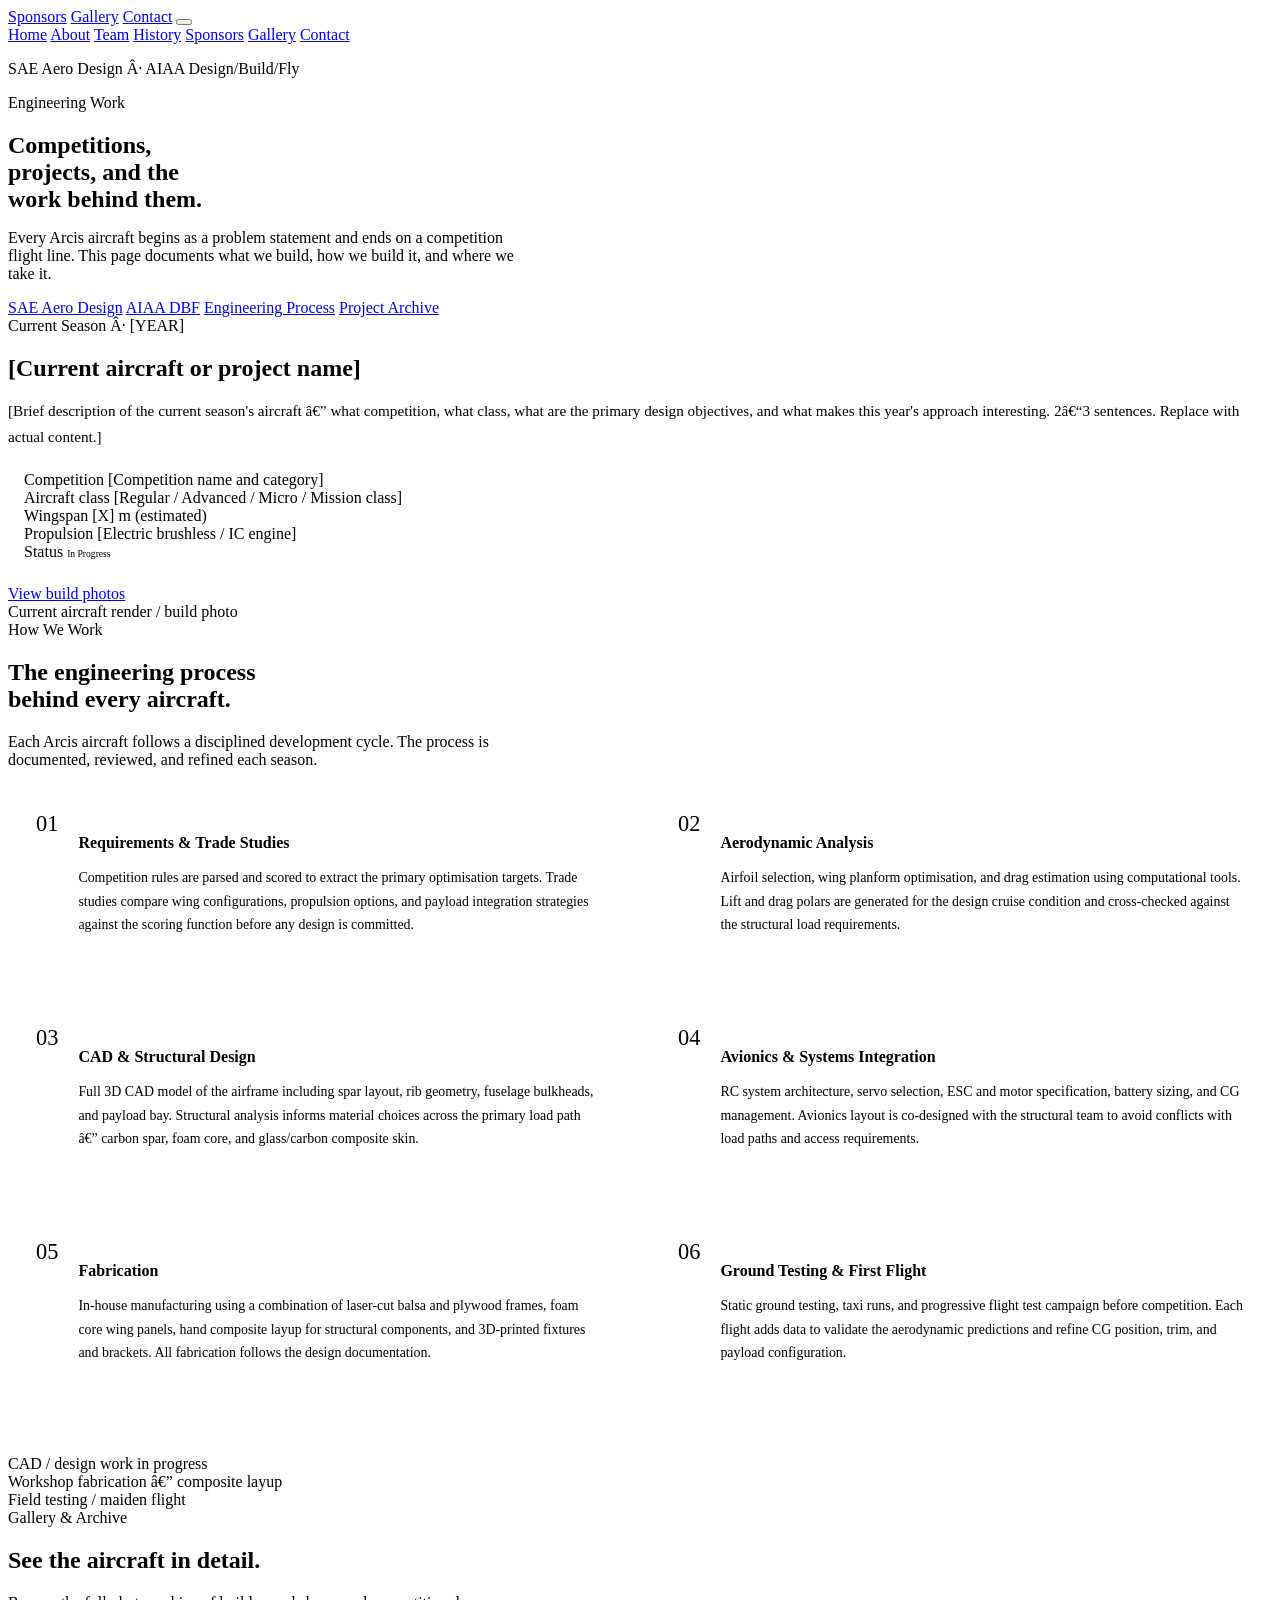
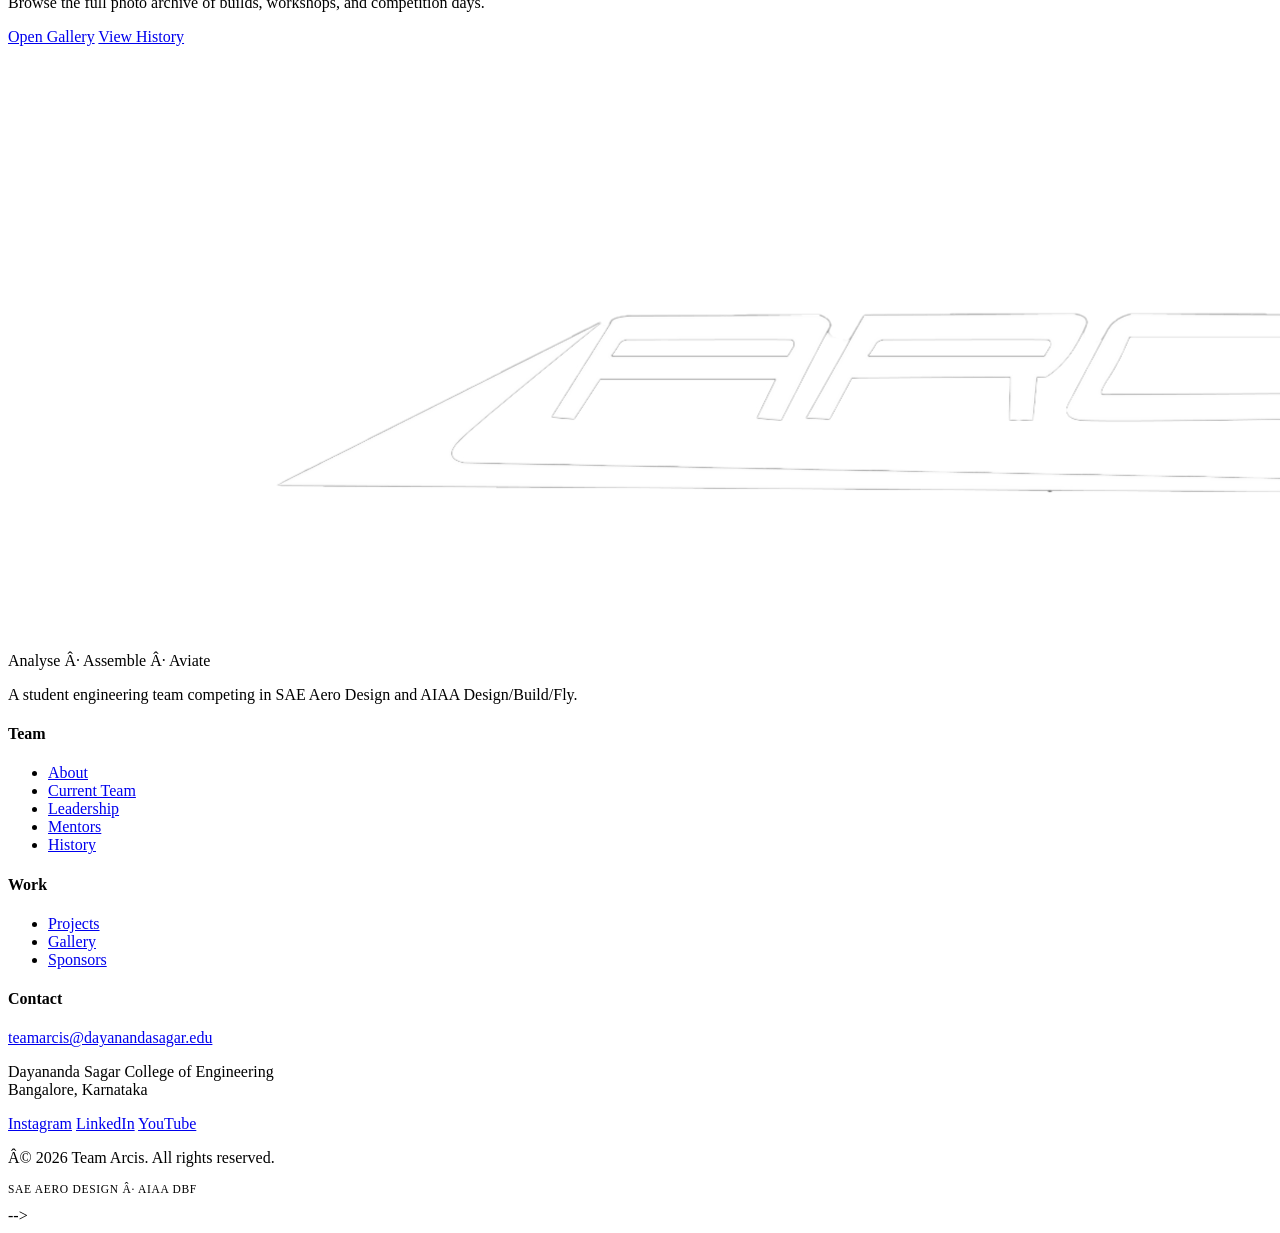
<file: competitions.html>
<!-- <!DOCTYPE html>
<html lang="en">
<head>
  <meta charset="UTF-8">
  <meta name="viewport" content="width=device-width, initial-scale=1.0">
  <title>Team Arcis</title>
  <link rel="stylesheet" href="assets/css/main.css">
  <link rel="icon" href="assets/images/arcis black circle.png" type="image/png">
</head>
<body>

<nav class="nav" id="nav">
  <div class="nav-inner">
    <a href="index.html" class="nav-logo">
      <img src="assets/images/logo-white.png" alt="Team Arcis" class="nav-logo-img"
           onerror="this.style.display='none';this.nextElementSibling.style.display='block'">
      <span class="nav-logo-fallback" style="display:none">ARCIS</span>
    </a>
    <div class="nav-links">
      <a href="index.html"        class="nav-link">Home</a>
      <a href="about.html"        class="nav-link">About</a>
      <a href="team.html"         class="nav-link">Team</a>
      <a href="history.html"      class="nav-link">History</a>
      <!-- <a href="competitions.html" class="nav-link">Competitions</a> -->
      <a href="sponsors.html"     class="nav-link">Sponsors</a>
      <a href="gallery.html"      class="nav-link">Gallery</a>
      <a href="contact.html"      class="nav-link">Contact</a>
    </div>
    <button class="nav-hamburger" id="navHamburger" aria-label="Open menu">
      <span></span><span></span><span></span>
    </button>
  </div>
</nav>

<div class="nav-overlay" id="navOverlay">
  <a href="index.html"        class="nav-overlay-link">Home</a>
  <a href="about.html"        class="nav-overlay-link">About</a>
  <a href="team.html"         class="nav-overlay-link">Team</a>
  <a href="history.html"      class="nav-overlay-link">History</a>
  <!-- <a href="competitions.html" class="nav-overlay-link">Competitions</a> -->
  <a href="sponsors.html"     class="nav-overlay-link">Sponsors</a>
  <a href="gallery.html"      class="nav-overlay-link">Gallery</a>
  <a href="contact.html"      class="nav-overlay-link">Contact</a>
  <div class="nav-overlay-meta"><p>SAE Aero Design · AIAA Design/Build/Fly</p></div>
</div>

<main>

  <!-- ── Page header ───────────────────────────────────── -->
  <section class="page-header">
    <div class="container">
      <span class="eyebrow">Engineering Work</span>
      <h1 class="h1" style="max-width:620px; margin-bottom:16px;">
        Competitions,<br>projects, and the<br>work behind them.
      </h1>
      <p class="lead" style="max-width:520px;">
        Every Arcis aircraft begins as a problem statement and ends on a competition flight line.
        This page documents what we build, how we build it, and where we take it.
      </p>
      <div class="flex gap-8 mt-32" style="flex-wrap:wrap;">
        <a href="#sae"      class="btn btn-outline btn-sm">SAE Aero Design</a>
        <a href="#dbf"      class="btn btn-outline btn-sm">AIAA DBF</a>
        <a href="#process"  class="btn btn-outline btn-sm">Engineering Process</a>
        <a href="#projects" class="btn btn-outline btn-sm">Project Archive</a>
      </div>
    </div>
  </section>

  <!-- ── Current season highlight ──────────────────────── -->
  <section class="section" style="background:var(--bg-1); border-top:1px solid var(--b1);">
    <div class="container">
      <div class="grid-2" style="gap:64px; align-items:center;">
        <div class="reveal">
          <span class="eyebrow">Current Season · [YEAR]</span>
          <h2 class="h2" style="margin-bottom:16px;">[Current aircraft or project name]</h2>
          <p style="color:var(--t1); font-size:0.95rem; line-height:1.75; margin-bottom:20px;">
            [Brief description of the current season's aircraft — what competition, what class,
            what are the primary design objectives, and what makes this year's approach
            interesting. 2–3 sentences. Replace with actual content.]
          </p>
          <div style="display:flex; flex-direction:column; gap:0; border:1px solid var(--b1); border-radius:var(--r2); overflow:hidden; margin-bottom:24px;">
            <div class="info-row" style="padding-inline:16px;">
              <span class="info-key">Competition</span>
              <span class="info-val">[Competition name and category]</span>
            </div>
            <div class="info-row" style="padding-inline:16px;">
              <span class="info-key">Aircraft class</span>
              <span class="info-val">[Regular / Advanced / Micro / Mission class]</span>
            </div>
            <div class="info-row" style="padding-inline:16px;">
              <span class="info-key">Wingspan</span>
              <span class="info-val">[X] m (estimated)</span>
            </div>
            <div class="info-row" style="padding-inline:16px;">
              <span class="info-key">Propulsion</span>
              <span class="info-val">[Electric brushless / IC engine]</span>
            </div>
            <div class="info-row" style="padding-inline:16px;">
              <span class="info-key">Status</span>
              <span class="info-val"><span class="tag tag-accent" style="font-size:0.6rem;">In Progress</span></span>
            </div>
          </div>
          <a href="gallery.html" class="btn btn-outline">View build photos</a>
        </div>
        <div class="reveal reveal-delay-1">
          <div class="photo ratio-3-2" style="border-radius:var(--r2); border:1px solid var(--b1);">
            <span class="photo-label">Current aircraft render / build photo</span>
          </div>
        </div>
      </div>
    </div>
  </section>

  <!-- ── SAE Aero Design ────────────────────────────────── -->
  <!-- <section class="section" id="sae">
    <div class="container">
      <div class="section-head reveal">
        <span class="eyebrow">Competition</span>
        <h2 class="h2">SAE Aero Design</h2>
        <p class="lead mt-16" style="max-width:560px;">
          The Society of Automotive Engineers Aero Design challenge is an annual international
          competition testing student teams on aircraft design, construction, and flight performance.
        </p>
      </div>

      <div class="grid-2" style="gap:48px; align-items:start; margin-bottom:48px;">
        <div class="reveal">
          <p style="color:var(--t1); font-size:0.92rem; line-height:1.75; margin-bottom:16px;">
            Teams design, build, and fly radio-controlled aircraft to carry maximum payload weight
            within a constrained set of design rules. The Regular class — Arcis's primary entry —
            optimises for payload fraction: the ratio of payload weight to aircraft empty weight.
          </p>
          <p style="color:var(--t1); font-size:0.92rem; line-height:1.75;">
            Scoring combines the design report (submitted before the event), the aircraft's
            actual payload performance in flight, and adherence to technical regulations.
            The competition draws teams from institutions across multiple countries.
          </p>
        </div>
        <div class="reveal reveal-delay-1">
          <div style="border:1px solid var(--b1); border-radius:var(--r2); overflow:hidden;">
            <div style="padding:20px 24px; border-bottom:1px solid var(--b1); background:var(--bg-2);">
              <div style="font-family:var(--fm); font-size:0.62rem; color:var(--t2); letter-spacing:0.1em; text-transform:uppercase;">Competition structure</div>
            </div>
            <div class="info-row" style="padding-inline:24px;"><span class="info-key">Organiser</span><span class="info-val">SAE International</span></div>
            <div class="info-row" style="padding-inline:24px;"><span class="info-key">Classes</span><span class="info-val">Regular · Advanced · Micro</span></div>
            <div class="info-row" style="padding-inline:24px;"><span class="info-key">Primary metric</span><span class="info-val">Payload fraction (payload / empty weight)</span></div>
            <div class="info-row" style="padding-inline:24px;"><span class="info-key">Deliverables</span><span class="info-val">Design report + flight demonstration</span></div>
            <div class="info-row" style="padding-inline:24px;"><span class="info-key">Arcis entries</span><span class="info-val">[N] seasons</span></div>
          </div>
        </div>
      </div>

      <!-- SAE project cards -->
      <!-- <div class="labeled-divider reveal">
        <span>SAE Entries by Season</span>
      </div> -->
      <!-- <div class="grid-3 reveal">
        <div class="card">
          <div class="photo ratio-16-9 card-img">
            <span class="photo-label">SAE aircraft photo [YEAR]</span>
          </div>
          <div class="card-body">
            <div style="font-family:var(--fm); font-size:0.62rem; color:var(--accent); letter-spacing:0.1em; text-transform:uppercase; margin-bottom:8px;">[YEAR] · SAE Aero Design</div>
            <h4 class="h4" style="margin-bottom:8px;">[Aircraft Name / Designation]</h4>
            <p style="font-size:0.85rem; color:var(--t1); line-height:1.65; margin-bottom:14px;">
              [Brief description of this season's SAE entry. Design focus, class, key
              engineering decisions. Replace with actual content.]
            </p>
            <div style="display:flex; gap:6px; flex-wrap:wrap;">
              <span class="tag">[Class]</span>
              <span class="tag">Participated</span>
            </div>
          </div>
        </div>
        <div class="card">
          <div class="photo ratio-16-9 card-img">
            <span class="photo-label">SAE aircraft photo [YEAR-1]</span>
          </div>
          <div class="card-body">
            <div style="font-family:var(--fm); font-size:0.62rem; color:var(--accent); letter-spacing:0.1em; text-transform:uppercase; margin-bottom:8px;">[YEAR-1] · SAE Aero Design</div>
            <h4 class="h4" style="margin-bottom:8px;">[Aircraft Name / Designation]</h4>
            <p style="font-size:0.85rem; color:var(--t1); line-height:1.65; margin-bottom:14px;">
              [Description of previous SAE entry. Replace with actual content.]
            </p>
            <div style="display:flex; gap:6px; flex-wrap:wrap;">
              <span class="tag">[Class]</span>
              <span class="tag">Participated</span>
            </div>
          </div>
        </div>
        <div class="card">
          <div class="photo ratio-16-9 card-img">
            <span class="photo-label">SAE aircraft photo [YEAR-2]</span>
          </div>
          <div class="card-body">
            <div style="font-family:var(--fm); font-size:0.62rem; color:var(--accent); letter-spacing:0.1em; text-transform:uppercase; margin-bottom:8px;">[YEAR-2] · SAE Aero Design</div>
            <h4 class="h4" style="margin-bottom:8px;">[Aircraft Name / Designation]</h4>
            <p style="font-size:0.85rem; color:var(--t1); line-height:1.65; margin-bottom:14px;">
              [Description. Replace with actual content.]
            </p>
            <div style="display:flex; gap:6px; flex-wrap:wrap;">
              <span class="tag">[Class]</span>
              <span class="tag">Participated</span>
            </div>
          </div>
        </div>
      </div> -->
    <!-- </div>
  </section> -->

  <!-- ── AIAA DBF ───────────────────────────────────────── -->
  <section class="section" id="dbf" style="background:var(--bg-1); border-top:1px solid var(--b1);">
    <!-- <div class="container">
      <div class="section-head reveal">
        <span class="eyebrow">Competition</span>
        <h2 class="h2">AIAA Design/Build/Fly</h2>
        <p class="lead mt-16" style="max-width:560px;">
          AIAA DBF introduces a new scoring scenario every year, requiring teams to redesign
          their aircraft philosophy around novel mission objectives and constraints.
        </p>
      </div> -->

      <!-- <div class="grid-2" style="gap:48px; align-items:start; margin-bottom:48px;">
        <div class="reveal">
          <p style="color:var(--t1); font-size:0.92rem; line-height:1.75; margin-bottom:16px;">
            Unlike competitions with stable rules, DBF changes its mission requirements annually —
            meaning teams cannot simply iterate on a proven design. Each season demands fresh
            trade studies, aerodynamic analysis, and mission-specific optimisation.
          </p>
          <p style="color:var(--t1); font-size:0.92rem; line-height:1.75;">
            The written technical report carries substantial scoring weight, pushing teams
            to document their design rationale rigorously — not just build a functional aircraft.
            This makes DBF one of the most comprehensive student engineering competitions in aviation.
          </p>
        </div>
        <div class="reveal reveal-delay-1">
          <div style="border:1px solid var(--b1); border-radius:var(--r2); overflow:hidden;">
            <div style="padding:20px 24px; border-bottom:1px solid var(--b1); background:var(--bg-3);">
              <div style="font-family:var(--fm); font-size:0.62rem; color:var(--t2); letter-spacing:0.1em; text-transform:uppercase;">Competition structure</div>
            </div>
            <div class="info-row" style="padding-inline:24px;"><span class="info-key">Organiser</span><span class="info-val">AIAA / Cessna / Raytheon</span></div>
            <div class="info-row" style="padding-inline:24px;"><span class="info-key">Rules</span><span class="info-val">New scenario released annually</span></div>
            <div class="info-row" style="padding-inline:24px;"><span class="info-key">Scoring</span><span class="info-val">Written report + ground + flight missions</span></div>
            <div class="info-row" style="padding-inline:24px;"><span class="info-key">Report weight</span><span class="info-val">Significant (varies by year)</span></div>
            <div class="info-row" style="padding-inline:24px;"><span class="info-key">Arcis entries</span><span class="info-val">[N] seasons</span></div>
          </div>
        </div>
      </div> -->

      <!-- DBF project cards -->
      <!-- <div class="labeled-divider reveal">
        <span>DBF Entries by Season</span>
      </div>
      <div class="grid-3 reveal">
        <div class="card">
          <div class="photo ratio-16-9 card-img">
            <span class="photo-label">DBF aircraft photo [YEAR]</span>
          </div>
          <div class="card-body">
            <div style="font-family:var(--fm); font-size:0.62rem; color:var(--accent); letter-spacing:0.1em; text-transform:uppercase; margin-bottom:8px;">[YEAR] · AIAA DBF</div>
            <h4 class="h4" style="margin-bottom:8px;">[Aircraft Name / Mission Theme]</h4>
            <p style="font-size:0.85rem; color:var(--t1); line-height:1.65; margin-bottom:14px;">
              [Brief description of this DBF entry. Mission objectives, design approach,
              key engineering trade-offs. Replace with actual content.]
            </p>
            <div style="display:flex; gap:6px; flex-wrap:wrap;">
              <span class="tag">[Mission theme]</span>
              <span class="tag">Participated</span>
            </div>
          </div>
        </div>
        <div class="card">
          <div class="photo ratio-16-9 card-img">
            <span class="photo-label">DBF aircraft photo [YEAR-1]</span>
          </div>
          <div class="card-body">
            <div style="font-family:var(--fm); font-size:0.62rem; color:var(--accent); letter-spacing:0.1em; text-transform:uppercase; margin-bottom:8px;">[YEAR-1] · AIAA DBF</div>
            <h4 class="h4" style="margin-bottom:8px;">[Aircraft Name / Mission Theme]</h4>
            <p style="font-size:0.85rem; color:var(--t1); line-height:1.65; margin-bottom:14px;">
              [Description. Replace with actual content.]
            </p>
            <div style="display:flex; gap:6px; flex-wrap:wrap;">
              <span class="tag">[Mission theme]</span>
              <span class="tag">Participated</span>
            </div>
          </div>
        </div>
        <div class="card" style="border-style:dashed; opacity:0.5;">
          <div class="card-body" style="display:flex; align-items:center; justify-content:center; min-height:200px; flex-direction:column; gap:8px;">
            <div style="font-family:var(--fm); font-size:0.65rem; color:var(--t3); letter-spacing:0.1em; text-transform:uppercase;">Add more entries</div>
            <div style="font-size:0.78rem; color:var(--t3);">Duplicate a card block above</div>
          </div>
        </div>
      </div>
    </div> -->
  <!-- </section> -->

  <!-- ── Engineering process ────────────────────────────── -->
  <section class="section" id="process">
    <div class="container">
      <div class="section-head reveal">
        <span class="eyebrow">How We Work</span>
        <h2 class="h2">The engineering process<br>behind every aircraft.</h2>
        <p class="lead mt-16" style="max-width:540px;">
          Each Arcis aircraft follows a disciplined development cycle. The process is
          documented, reviewed, and refined each season.
        </p>
      </div>

      <!-- Phase grid -->
      <div style="display:grid; grid-template-columns:repeat(2,1fr); gap:20px; margin-bottom:48px;" class="reveal">

        <div style="padding:28px; border:1px solid var(--b1); border-radius:var(--r2); background:var(--bg-1); display:flex; gap:20px; align-items:flex-start;">
          <div style="font-family:var(--fm); font-size:1.4rem; color:var(--t3); line-height:1; flex-shrink:0;">01</div>
          <div>
            <h4 class="h4" style="margin-bottom:8px;">Requirements & Trade Studies</h4>
            <p style="font-size:0.87rem; color:var(--t1); line-height:1.7;">
              Competition rules are parsed and scored to extract the primary optimisation targets.
              Trade studies compare wing configurations, propulsion options, and payload integration
              strategies against the scoring function before any design is committed.
            </p>
          </div>
        </div>

        <div style="padding:28px; border:1px solid var(--b1); border-radius:var(--r2); background:var(--bg-1); display:flex; gap:20px; align-items:flex-start;">
          <div style="font-family:var(--fm); font-size:1.4rem; color:var(--t3); line-height:1; flex-shrink:0;">02</div>
          <div>
            <h4 class="h4" style="margin-bottom:8px;">Aerodynamic Analysis</h4>
            <p style="font-size:0.87rem; color:var(--t1); line-height:1.7;">
              Airfoil selection, wing planform optimisation, and drag estimation using computational
              tools. Lift and drag polars are generated for the design cruise condition and
              cross-checked against the structural load requirements.
            </p>
          </div>
        </div>

        <div style="padding:28px; border:1px solid var(--b1); border-radius:var(--r2); background:var(--bg-1); display:flex; gap:20px; align-items:flex-start;">
          <div style="font-family:var(--fm); font-size:1.4rem; color:var(--t3); line-height:1; flex-shrink:0;">03</div>
          <div>
            <h4 class="h4" style="margin-bottom:8px;">CAD & Structural Design</h4>
            <p style="font-size:0.87rem; color:var(--t1); line-height:1.7;">
              Full 3D CAD model of the airframe including spar layout, rib geometry, fuselage
              bulkheads, and payload bay. Structural analysis informs material choices across
              the primary load path — carbon spar, foam core, and glass/carbon composite skin.
            </p>
          </div>
        </div>

        <div style="padding:28px; border:1px solid var(--b1); border-radius:var(--r2); background:var(--bg-1); display:flex; gap:20px; align-items:flex-start;">
          <div style="font-family:var(--fm); font-size:1.4rem; color:var(--t3); line-height:1; flex-shrink:0;">04</div>
          <div>
            <h4 class="h4" style="margin-bottom:8px;">Avionics & Systems Integration</h4>
            <p style="font-size:0.87rem; color:var(--t1); line-height:1.7;">
              RC system architecture, servo selection, ESC and motor specification, battery sizing,
              and CG management. Avionics layout is co-designed with the structural team to avoid
              conflicts with load paths and access requirements.
            </p>
          </div>
        </div>

        <div style="padding:28px; border:1px solid var(--b1); border-radius:var(--r2); background:var(--bg-1); display:flex; gap:20px; align-items:flex-start;">
          <div style="font-family:var(--fm); font-size:1.4rem; color:var(--t3); line-height:1; flex-shrink:0;">05</div>
          <div>
            <h4 class="h4" style="margin-bottom:8px;">Fabrication</h4>
            <p style="font-size:0.87rem; color:var(--t1); line-height:1.7;">
              In-house manufacturing using a combination of laser-cut balsa and plywood frames,
              foam core wing panels, hand composite layup for structural components, and 3D-printed
              fixtures and brackets. All fabrication follows the design documentation.
            </p>
          </div>
        </div>

        <div style="padding:28px; border:1px solid var(--b1); border-radius:var(--r2); background:var(--bg-1); display:flex; gap:20px; align-items:flex-start;">
          <div style="font-family:var(--fm); font-size:1.4rem; color:var(--t3); line-height:1; flex-shrink:0;">06</div>
          <div>
            <h4 class="h4" style="margin-bottom:8px;">Ground Testing & First Flight</h4>
            <p style="font-size:0.87rem; color:var(--t1); line-height:1.7;">
              Static ground testing, taxi runs, and progressive flight test campaign before
              competition. Each flight adds data to validate the aerodynamic predictions and
              refine CG position, trim, and payload configuration.
            </p>
          </div>
        </div>

      </div>

      <!-- Process photo strip -->
      <div class="grid-3 reveal">
        <div class="photo ratio-4-3" style="border-radius:var(--r2); border:1px solid var(--b1);">
          <span class="photo-label">CAD / design work in progress</span>
        </div>
        <div class="photo ratio-4-3" style="border-radius:var(--r2); border:1px solid var(--b1);">
          <span class="photo-label">Workshop fabrication — composite layup</span>
        </div>
        <div class="photo ratio-4-3" style="border-radius:var(--r2); border:1px solid var(--b1);">
          <span class="photo-label">Field testing / maiden flight</span>
        </div>
      </div>
    </div>
  </section>

  <!-- ── Project archive ────────────────────────────────── -->
  <!-- <section class="section" id="projects" style="background:var(--bg-1); border-top:1px solid var(--b1);">
    <div class="container">
      <div class="section-head reveal">
        <span class="eyebrow">Project Archive</span>
        <h2 class="h2">All aircraft, all seasons.</h2>
        <p class="lead mt-16" style="max-width:480px;">
          A consolidated record of every aircraft Arcis has designed and built since founding.
        </p>
      </div>

      <div style="border:1px solid var(--b1); border-radius:var(--r2); overflow:hidden;" class="reveal">
        <div style="display:grid; grid-template-columns:80px 1fr 120px 120px 140px; gap:0; padding:12px 24px; border-bottom:1px solid var(--b1); background:var(--bg-2);">
          <div class="micro">Year</div>
          <div class="micro">Aircraft</div>
          <div class="micro">Competition</div>
          <div class="micro">Class</div>
          <div class="micro">Status</div>
        </div>
        Row — current
        <div style="display:grid; grid-template-columns:80px 1fr 120px 120px 140px; gap:0; padding:16px 24px; border-bottom:1px solid var(--b0); align-items:center; transition:background 0.2s;" onmouseover="this.style.background='var(--bg-2)'" onmouseout="this.style.background=''">
          <div style="font-family:var(--fm); font-size:0.75rem; color:var(--accent);">[YEAR]</div>
          <div>
            <div style="font-weight:600; font-size:0.9rem; margin-bottom:2px;">[Aircraft name]</div>
            <div style="font-size:0.78rem; color:var(--t2);">[Short description]</div>
          </div>
          <div style="font-size:0.82rem; color:var(--t1);">SAE / DBF</div>
          <div style="font-size:0.82rem; color:var(--t1);">[Class]</div>
          <div><span class="tag tag-accent" style="font-size:0.6rem;">Active</span></div>
        </div>
        <!-- Row Y-1 -->
        <!-- <div style="display:grid; grid-template-columns:80px 1fr 120px 120px 140px; gap:0; padding:16px 24px; border-bottom:1px solid var(--b0); align-items:center; transition:background 0.2s;" onmouseover="this.style.background='var(--bg-2)'" onmouseout="this.style.background=''">
          <div style="font-family:var(--fm); font-size:0.75rem; color:var(--t2);">[YEAR-1]</div>
          <div>
            <div style="font-weight:600; font-size:0.9rem; margin-bottom:2px;">[Aircraft name]</div>
            <div style="font-size:0.78rem; color:var(--t2);">[Short description]</div>
          </div>
          <div style="font-size:0.82rem; color:var(--t1);">SAE / DBF</div>
          <div style="font-size:0.82rem; color:var(--t1);">[Class]</div>
          <div><span class="tag" style="font-size:0.6rem;">Completed</span></div>
        </div>
        <!-- Row Y-2 -->
        <!-- <div style="display:grid; grid-template-columns:80px 1fr 120px 120px 140px; gap:0; padding:16px 24px; border-bottom:1px solid var(--b0); align-items:center; transition:background 0.2s;" onmouseover="this.style.background='var(--bg-2)'" onmouseout="this.style.background=''">
          <div style="font-family:var(--fm); font-size:0.75rem; color:var(--t2);">[YEAR-2]</div>
          <div>
            <div style="font-weight:600; font-size:0.9rem; margin-bottom:2px;">[Aircraft name]</div>
            <div style="font-size:0.78rem; color:var(--t2);">[Short description]</div>
          </div>
          <div style="font-size:0.82rem; color:var(--t1);">SAE / DBF</div>
          <div style="font-size:0.82rem; color:var(--t1);">[Class]</div>
          <div><span class="tag" style="font-size:0.6rem;">Completed</span></div>
        </div> -->
        <!-- Row Y-3 -->
        <!-- <div style="display:grid; grid-template-columns:80px 1fr 120px 120px 140px; gap:0; padding:16px 24px; align-items:center; transition:background 0.2s;" onmouseover="this.style.background='var(--bg-2)'" onmouseout="this.style.background=''"> -->
          <!-- <div style="font-family:var(--fm); font-size:0.75rem; color:var(--t2);">[YEAR-3]</div>
          <div> -->
            <!-- <div style="font-weight:600; font-size:0.9rem; margin-bottom:2px;">[Aircraft name]</div>
            <div style="font-size:0.78rem; color:var(--t2);">[Short description]</div>
          </div>
          <div style="font-size:0.82rem; color:var(--t1);">SAE / DBF</div>
          <div style="font-size:0.82rem; color:var(--t1);">[Class]</div>
          <div><span class="tag" style="font-size:0.6rem;">Completed</span></div>
        </div>
      </div>

      <p style="font-size:0.78rem; color:var(--t2); margin-top:14px; font-family:var(--fm);" class="reveal">
        Add rows to this table as new seasons are completed.
      </p>
    </div>
  </section>  -->

  <!-- ── CTA ───────────────────────────────────────────── -->
  <div class="cta-banner reveal">
    <span class="eyebrow">Gallery & Archive</span>
    <h2 class="h2">See the aircraft in detail.</h2>
    <p class="lead">Browse the full photo archive of builds, workshops, and competition days.</p>
    <div class="btn-group">
      <a href="gallery.html"  class="btn btn-primary">Open Gallery</a>
      <a href="history.html"  class="btn btn-outline">View History</a>
    </div>
  </div>

</main>

<footer class="footer">
  <div class="container">
    <div class="footer-grid">
      <div>
        <img src="assets/images/logo-white.png" alt="Team Arcis" class="footer-logo"
             onerror="this.style.display='none'; this.nextElementSibling.style.display='block'">
        <div class="footer-logo-fallback" style="display:none">ARCIS</div>
        <div class="footer-tagline">Analyse · Assemble · Aviate</div>
        <p class="footer-desc">A student engineering team competing in SAE Aero Design and AIAA Design/Build/Fly.</p>
      </div>
      <div class="footer-col">
        <h4>Team</h4>
        <ul>
          <li><a href="about.html">About</a></li>
          <li><a href="team.html">Current Team</a></li>
          <li><a href="team.html#leadership">Leadership</a></li>
          <li><a href="team.html#mentors">Mentors</a></li>
          <li><a href="history.html">History</a></li>
        </ul>
      </div>
      <div class="footer-col">
        <h4>Work</h4>
        <ul>
          <!-- <li><a href="competitions.html">Competitions</a></li> -->
          <li><a href="competitions.html#projects">Projects</a></li>
          <li><a href="gallery.html">Gallery</a></li>
          <li><a href="sponsors.html">Sponsors</a></li>
        </ul>
      </div>
      <div class="footer-col">
        <h4>Contact</h4>
        <a href="mailto:teamarcis@dayanandasagar.edu" class="footer-contact-email">teamarcis@dayanandasagar.edu</a>
        <p class="footer-contact-loc">Dayananda Sagar College of Engineering<br>Bangalore, Karnataka</p>
        <div class="social-links">
          <a href="https://www.instagram.com/teamarcis/" class="social-link">Instagram</a>
          <a href="https://www.linkedin.com/in/team-arcis-6b7b52355/" class="social-link">LinkedIn</a>
          <a href="https://www.youtube.com/@teamarcis" class="social-link">YouTube</a>
        </div>
      </div>
    </div>
    <div class="footer-bottom">
      <p>© <span id="year"></span> Team Arcis. All rights reserved.</p>
      <p style="color:var(--t3); font-size:0.72rem; font-family:var(--fm); letter-spacing:0.06em;">SAE AERO DESIGN · AIAA DBF</p>
    </div>
  </div>
</footer>

<script src="assets/js/main.js"></script>
<script>document.getElementById('year').textContent = new Date().getFullYear();</script>
</body>
</html> -->
</file>
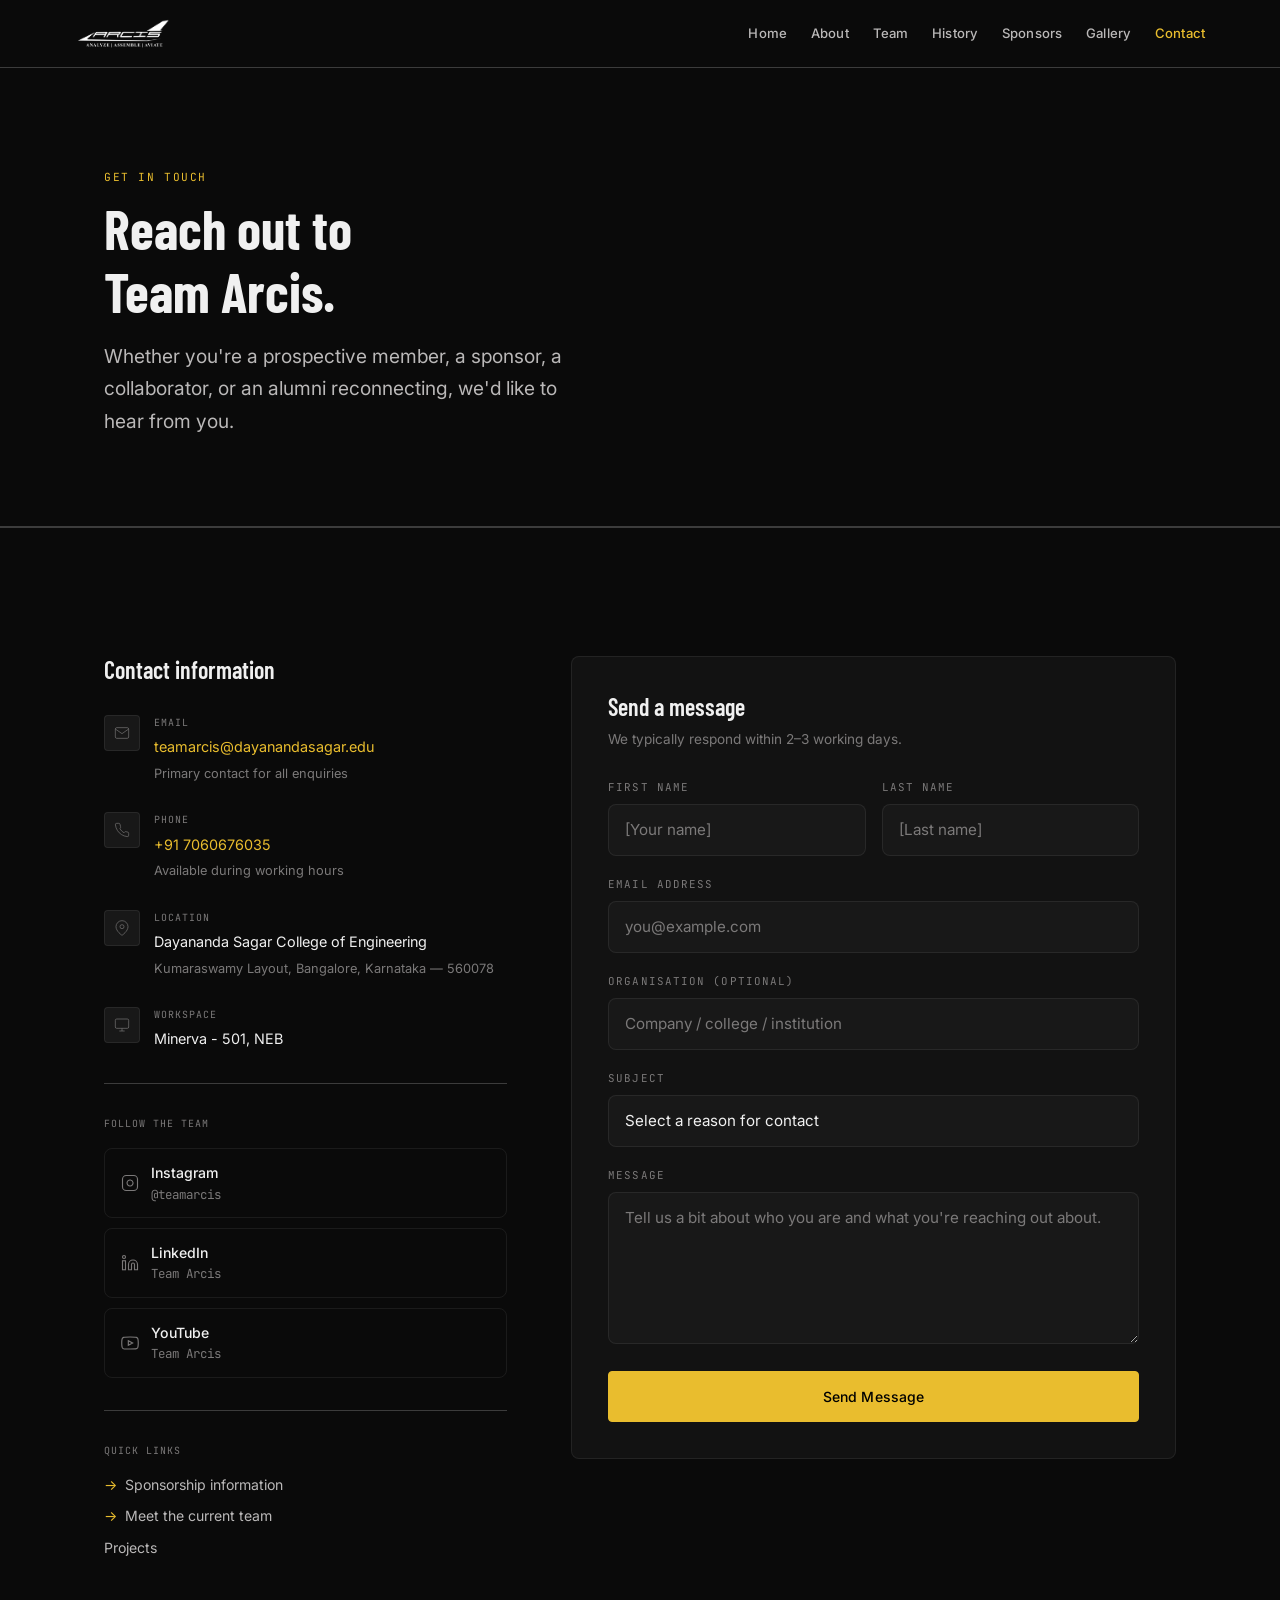
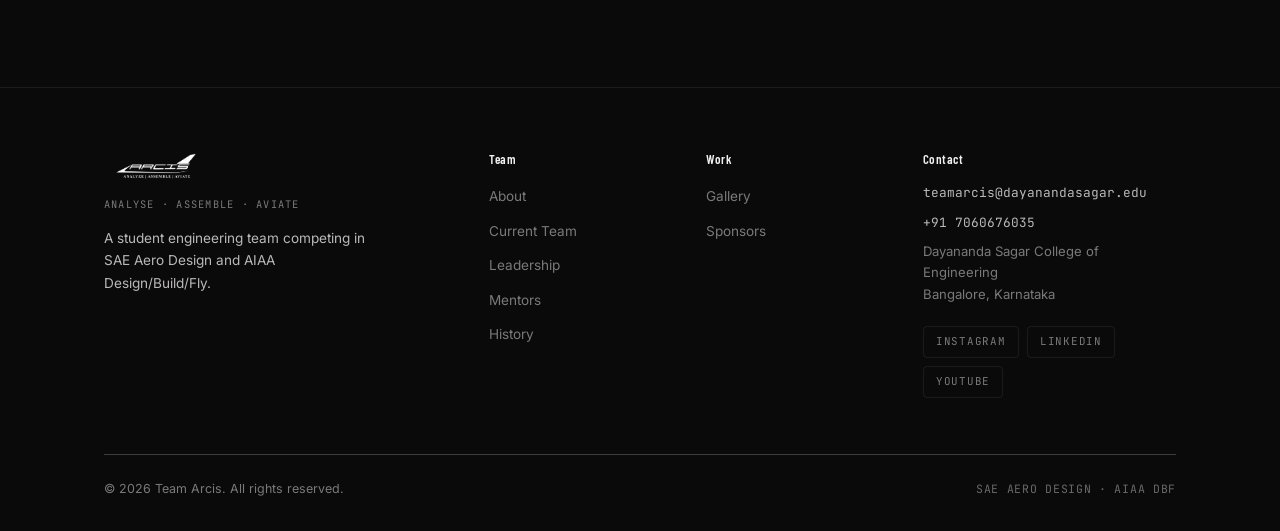
<file: contact.html>
<!DOCTYPE html>
<html lang="en">
<head>
  <meta charset="UTF-8">
  <meta name="viewport" content="width=device-width, initial-scale=1.0">
  <title>Team Arcis</title>
  <link rel="stylesheet" href="assets/css/main.css">
  <link rel="icon" href="assets/images/arcis black circle.png" type="image/png">
</head>
<body>

<nav class="nav" id="nav">
  <div class="nav-inner">
    <a href="index.html" class="nav-logo">
      <img src="assets/images/logo-white.png" alt="Team Arcis" class="nav-logo-img"
           onerror="this.style.display='none';this.nextElementSibling.style.display='block'">
      <span class="nav-logo-fallback" style="display:none">ARCIS</span>
    </a>
    <div class="nav-links">
      <a href="index.html"        class="nav-link">Home</a>
      <a href="about.html"        class="nav-link">About</a>
      <a href="team.html"         class="nav-link">Team</a>
      <a href="history.html"      class="nav-link">History</a>
      <!-- <a href="competitions.html" class="nav-link">Competitions</a> -->
      <a href="sponsors.html"     class="nav-link">Sponsors</a>
      <a href="gallery.html"      class="nav-link">Gallery</a>
      <a href="contact.html"      class="nav-link">Contact</a>
    </div>
    <button class="nav-hamburger" id="navHamburger" aria-label="Open menu">
      <span></span><span></span><span></span>
    </button>
  </div>
</nav>

<div class="nav-overlay" id="navOverlay">
  <a href="index.html"        class="nav-overlay-link">Home</a>
  <a href="about.html"        class="nav-overlay-link">About</a>
  <a href="team.html"         class="nav-overlay-link">Team</a>
  <a href="history.html"      class="nav-overlay-link">History</a>
  <!-- <a href="competitions.html" class="nav-overlay-link">Competitions</a> -->
  <a href="sponsors.html"     class="nav-overlay-link">Sponsors</a>
  <a href="gallery.html"      class="nav-overlay-link">Gallery</a>
  <a href="contact.html"      class="nav-overlay-link">Contact</a>
  <div class="nav-overlay-meta"><p>SAE Aero Design · AIAA Design/Build/Fly</p></div>
</div>

<main>

  <!-- ── Page header ───────────────────────────────────── -->
  <section class="page-header">
    <div class="container">
      <span class="eyebrow">Get in Touch</span>
      <h1 class="h1" style="max-width:520px; margin-bottom:16px;">
        Reach out to<br>Team Arcis.
      </h1>
      <p class="lead" style="max-width:480px;">
        Whether you're a prospective member, a sponsor, a collaborator, or an alumni
        reconnecting, we'd like to hear from you.
      </p>
    </div>
  </section>

  <!-- ── Contact main ──────────────────────────────────── -->
  <section class="section">
    <div class="container">
      <div class="contact-grid reveal">

        <!-- Left: contact info -->
        <div>
          <h2 class="h3" style="margin-bottom:32px; color:var(--t0);">Contact information</h2>

          <div class="contact-info-item">
            <div class="contact-info-icon">
              <svg viewBox="0 0 24 24"><path d="M4 4h16c1.1 0 2 .9 2 2v12c0 1.1-.9 2-2 2H4c-1.1 0-2-.9-2-2V6c0-1.1.9-2 2-2z"/><polyline points="22,6 12,13 2,6"/></svg>
            </div>
            <div>
              <div class="contact-info-label">Email</div>
              <div class="contact-info-value">
                <a href="mailto:teamarcis@dayanan" style="color:var(--accent); transition:opacity 0.2s;" onmouseover="this.style.opacity='0.8'" onmouseout="this.style.opacity='1'">teamarcis@dayanandasagar.edu</a>
              </div>
              <div style="font-size:0.8rem; color:var(--t2); margin-top:4px;">Primary contact for all enquiries</div>
            </div>
          </div>

          <div class="contact-info-item">
            <div class="contact-info-icon">
              <svg viewBox="0 0 24 24"><path d="M22 16.92v3a2 2 0 0 1-2.18 2 19.86 19.86 0 0 1-8.63-3.07 19.5 19.5 0 0 1-6-6 19.86 19.86 0 0 1-3.07-8.63A2 2 0 0 1 4.08 2h3a2 2 0 0 1 2 1.72c.12 1.1.38 2.17.77 3.17a2 2 0 0 1-.45 2.11L8.91 10.09a16 16 0 0 0 6 6l1.09-1.09a2 2 0 0 1 2.11-.45c1 .39 2.07.65 3.17.77A2 2 0 0 1 22 16.92z"/></svg>
            </div>
            <div>
              <div class="contact-info-label">Phone</div>
              <div class="contact-info-value">
                <a href="tel:+917060676035" style="color:var(--accent); transition:opacity 0.2s;" onmouseover="this.style.opacity='0.8'" onmouseout="this.style.opacity='1'">+91 7060676035</a>
              </div>
              <div style="font-size:0.8rem; color:var(--t2); margin-top:4px;">Available during working hours</div>
            </div>
          </div>

          <div class="contact-info-item">
            <div class="contact-info-icon">
              <svg viewBox="0 0 24 24"><path d="M21 10c0 7-9 13-9 13s-9-6-9-13a9 9 0 0 1 18 0z"/><circle cx="12" cy="10" r="3"/></svg>
            </div>
            <div>
              <div class="contact-info-label">Location</div>
              <div class="contact-info-value">Dayananda Sagar College of Engineering</div>
              <div style="font-size:0.8rem; color:var(--t2); margin-top:4px;">Kumaraswamy Layout, Bangalore, Karnataka — 560078</div>
            </div>
          </div>

          <div class="contact-info-item">
            <div class="contact-info-icon">
              <svg viewBox="0 0 24 24"><rect x="2" y="3" width="20" height="14" rx="2" ry="2"/><line x1="8" y1="21" x2="16" y2="21"/><line x1="12" y1="17" x2="12" y2="21"/></svg>
            </div>
            <div>
              <div class="contact-info-label">Workspace</div>
              <div class="contact-info-value">Minerva - 501, NEB</div>
              <!-- <div style="font-size:0.8rem; color:var(--t2); margin-top:4px;">Access by appointment</div> -->
            </div>
          </div>

          <!-- Divider -->
          <div style="height:1px; background:var(--b0); margin:32px 0;"></div>

          <!-- Social links -->
          <div style="margin-bottom:8px;">
            <div class="contact-info-label" style="margin-bottom:16px;">Follow the team</div>
            <div style="display:flex; flex-direction:column; gap:10px;">

              <a href="https://www.instagram.com/teamarcis/" style="display:flex; align-items:center; gap:12px; padding:12px 16px; border:1px solid var(--b1); border-radius:var(--r2); transition:border-color 0.2s;" onmouseover="this.style.borderColor='var(--b2)'" onmouseout="this.style.borderColor='var(--b1)'">
                <svg width="18" height="18" viewBox="0 0 24 24" fill="none" stroke="var(--t2)" stroke-width="1.5"><rect x="2" y="2" width="20" height="20" rx="5" ry="5"/><path d="M16 11.37A4 4 0 1 1 12.63 8 4 4 0 0 1 16 11.37z"/><line x1="17.5" y1="6.5" x2="17.51" y2="6.5"/></svg>
                <div>
                  <div style="font-size:0.88rem; font-weight:500;">Instagram</div>
                  <div style="font-size:0.78rem; color:var(--t2); font-family:var(--fm);">@teamarcis</div>
                </div>
              </a>

              <a href="https://www.linkedin.com/company/team-arcis/" style="display:flex; align-items:center; gap:12px; padding:12px 16px; border:1px solid var(--b1); border-radius:var(--r2); transition:border-color 0.2s;" onmouseover="this.style.borderColor='var(--b2)'" onmouseout="this.style.borderColor='var(--b1)'">
                <svg width="18" height="18" viewBox="0 0 24 24" fill="none" stroke="var(--t2)" stroke-width="1.5"><path d="M16 8a6 6 0 0 1 6 6v7h-4v-7a2 2 0 0 0-2-2 2 2 0 0 0-2 2v7h-4v-7a6 6 0 0 1 6-6z"/><rect x="2" y="9" width="4" height="12"/><circle cx="4" cy="4" r="2"/></svg>
                <div>
                  <div style="font-size:0.88rem; font-weight:500;">LinkedIn</div>
                  <div style="font-size:0.78rem; color:var(--t2); font-family:var(--fm);">Team Arcis</div>
                </div>
              </a>

              <a href="https://www.youtube.com/@teamarcis" style="display:flex; align-items:center; gap:12px; padding:12px 16px; border:1px solid var(--b1); border-radius:var(--r2); transition:border-color 0.2s;" onmouseover="this.style.borderColor='var(--b2)'" onmouseout="this.style.borderColor='var(--b1)'">
                <svg width="18" height="18" viewBox="0 0 24 24" fill="none" stroke="var(--t2)" stroke-width="1.5"><path d="M22.54 6.42a2.78 2.78 0 0 0-1.95-1.96C18.88 4 12 4 12 4s-6.88 0-8.59.46a2.78 2.78 0 0 0-1.95 1.96A29 29 0 0 0 1 12a29 29 0 0 0 .46 5.58A2.78 2.78 0 0 0 3.41 19.6C5.12 20 12 20 12 20s6.88 0 8.59-.46a2.78 2.78 0 0 0 1.95-1.95A29 29 0 0 0 23 12a29 29 0 0 0-.46-5.58z"/><polygon points="9.75 15.02 15.5 12 9.75 8.98 9.75 15.02"/></svg>
                <div>
                  <div style="font-size:0.88rem; font-weight:500;">YouTube</div>
                  <div style="font-size:0.78rem; color:var(--t2); font-family:var(--fm);">Team Arcis</div>
                </div>
              </a>

            </div>
          </div>

          <!-- Divider -->
          <div style="height:1px; background:var(--b0); margin:32px 0;"></div>

          <!-- Quick links -->
          <div>
            <div class="contact-info-label" style="margin-bottom:14px;">Quick links</div>
            <div style="display:flex; flex-direction:column; gap:8px;">
              <a href="sponsors.html" style="font-size:0.88rem; color:var(--t1); transition:color 0.2s; display:flex; align-items:center; gap:8px;" onmouseover="this.style.color='var(--t0)'" onmouseout="this.style.color='var(--t1)'">
                <span style="color:var(--accent);">→</span> Sponsorship information
              </a>
              <a href="team.html" style="font-size:0.88rem; color:var(--t1); transition:color 0.2s; display:flex; align-items:center; gap:8px;" onmouseover="this.style.color='var(--t0)'" onmouseout="this.style.color='var(--t1)'">
                <span style="color:var(--accent);">→</span> Meet the current team
              </a>
              <a href="history.html" style="font-size:0.88rem; color:var(--t1); transition:color 0.2s; display:flex; align-items:center; gap:8px;" onmouseover="this.style.color='var(--t0)'" onmouseout="this.style.color='var(--t1)'">Projects</a>
              <!-- <a href="competitions.html" style="font-size:0.88rem; color:var(--t1); transition:color 0.2s; display:flex; align-items:center; gap:8px;" onmouseover="this.style.color='var(--t0)'" onmouseout="this.style.color='var(--t1)'">
                <span style="color:var(--accent);">→</span> See our engineering work
              </a> -->
            </div>
          </div>
        </div>

        <!-- Right: contact form -->
        <div>
          <div style="padding:36px; border:1px solid var(--b1); border-radius:var(--r2); background:var(--bg-1);">
            <h2 class="h3" style="margin-bottom:8px;">Send a message</h2>
            <p style="font-size:0.85rem; color:var(--t2); margin-bottom:28px;">
              We typically respond within 2–3 working days.
              <!-- Replace action with Formspree endpoint or similar service -->
            </p>

            <form id="contactForm" action="#" method="POST">

              <div style="display:grid; grid-template-columns:1fr 1fr; gap:16px;">
                <div class="form-group">
                  <label class="form-label" for="firstName">First name</label>
                  <input class="form-input" type="text" id="firstName" name="first_name" placeholder="[Your name]" required>
                </div>
                <div class="form-group">
                  <label class="form-label" for="lastName">Last name</label>
                  <input class="form-input" type="text" id="lastName" name="last_name" placeholder="[Last name]" required>
                </div>
              </div>

              <div class="form-group">
                <label class="form-label" for="email">Email address</label>
                <input class="form-input" type="email" id="email" name="email" placeholder="you@example.com" required>
              </div>

              <div class="form-group">
                <label class="form-label" for="organisation">Organisation (optional)</label>
                <input class="form-input" type="text" id="organisation" name="organisation" placeholder="Company / college / institution">
              </div>

              <div class="form-group">
                <label class="form-label" for="subject">Subject</label>
                <select class="form-select" id="subject" name="subject" required>
                  <option value="" disabled selected>Select a reason for contact</option>
                  <option value="recruitment">Joining the team</option>
                  <option value="sponsorship">Sponsorship enquiry</option>
                  <option value="collaboration">Collaboration / research</option>
                  <option value="alumni">Alumni reconnecting</option>
                  <option value="media">Media / press</option>
                  <option value="other">Other</option>
                </select>
              </div>

              <div class="form-group">
                <label class="form-label" for="message">Message</label>
                <textarea class="form-textarea" id="message" name="message" rows="5"
                  placeholder="Tell us a bit about who you are and what you're reaching out about." required></textarea>
              </div>

              <button type="submit" class="btn btn-primary w-full" style="justify-content:center; padding-block:13px;">
                Send Message
              </button>

              <!-- <p style="font-size:0.75rem; color:var(--t3); text-align:center; margin-top:14px; font-family:var(--fm); letter-spacing:0.04em;">
                Connect this form to Formspree, EmailJS, or your backend of choice.
                [ Connect form to a backend — Formspree recommended for static sites ]
              </p> -->

            </form>
          </div>
        </div>

      </div>
    </div>
  </section>

  <!-- ── Enquiry types ──────────────────────────────────── -->
  <!-- <section class="section--tight section" style="background:var(--bg-1); border-top:1px solid var(--b1);">
    <div class="container">
      <div class="section-head centered reveal">
        <span class="eyebrow">Who We Hear From</span>
        <h2 class="h2" style="font-size:1.6rem;">Common reasons to reach out</h2>
      </div>
      <div class="grid-4 reveal">
        <div style="padding:20px; border:1px solid var(--b1); border-radius:var(--r2); text-align:center;">
          <div style="font-family:var(--fm); font-size:0.6rem; color:var(--accent); letter-spacing:0.12em; text-transform:uppercase; margin-bottom:8px;">Recruitment</div>
          <p style="font-size:0.82rem; color:var(--t1); line-height:1.6;">Students interested in joining Arcis for the current or upcoming season.</p>
        </div>
        <div style="padding:20px; border:1px solid var(--b1); border-radius:var(--r2); text-align:center;">
          <div style="font-family:var(--fm); font-size:0.6rem; color:var(--accent); letter-spacing:0.12em; text-transform:uppercase; margin-bottom:8px;">Sponsorship</div>
          <p style="font-size:0.82rem; color:var(--t1); line-height:1.6;">Organisations interested in supporting Arcis financially or in kind.</p>
        </div>
        <div style="padding:20px; border:1px solid var(--b1); border-radius:var(--r2); text-align:center;">
          <div style="font-family:var(--fm); font-size:0.6rem; color:var(--accent); letter-spacing:0.12em; text-transform:uppercase; margin-bottom:8px;">Alumni</div>
          <p style="font-size:0.82rem; color:var(--t1); line-height:1.6;">Past members reconnecting, contributing knowledge, or staying in the loop.</p>
        </div>
        <div style="padding:20px; border:1px solid var(--b1); border-radius:var(--r2); text-align:center;">
          <div style="font-family:var(--fm); font-size:0.6rem; color:var(--accent); letter-spacing:0.12em; text-transform:uppercase; margin-bottom:8px;">Collaboration</div>
          <p style="font-size:0.82rem; color:var(--t1); line-height:1.6;">Other teams, researchers, or institutions interested in joint work or exchange.</p>
        </div>
      </div>
    </div>
  </section> -->

</main>

<footer class="footer">
  <div class="container">
    <div class="footer-grid">
      <div>
        <img src="assets/images/logo-white.png" alt="Team Arcis" class="footer-logo"
             onerror="this.style.display='none'; this.nextElementSibling.style.display='block'">
        <div class="footer-logo-fallback" style="display:none">ARCIS</div>
        <div class="footer-tagline">Analyse · Assemble · Aviate</div>
        <p class="footer-desc">A student engineering team competing in SAE Aero Design and AIAA Design/Build/Fly.</p>
      </div>
      <div class="footer-col">
        <h4>Team</h4>
        <ul>
          <li><a href="about.html">About</a></li>
          <li><a href="team.html">Current Team</a></li>
          <li><a href="team.html#leadership">Leadership</a></li>
          <li><a href="team.html#mentors">Mentors</a></li>
          <li><a href="history.html">History</a></li>
        </ul>
      </div>
      <div class="footer-col">
        <h4>Work</h4>
        <ul>
          <!-- <li><a href="competitions.html">Competitions</a></li> -->
          <!-- <li><a href="competitions.html#projects">Projects</a></li> -->
          <li><a href="gallery.html">Gallery</a></li>
          <li><a href="sponsors.html">Sponsors</a></li>
        </ul>
      </div>
      <div class="footer-col">
        <h4>Contact</h4>
        <a href="mailto:teamarcis@dayanandasagar.edu" class="footer-contact-email">teamarcis@dayanandasagar.edu</a>
        <a href="tel:+917060676035" class="footer-contact-email">+91 7060676035</a>
        <p class="footer-contact-loc">Dayananda Sagar College of Engineering<br>Bangalore, Karnataka</p>
        <div class="social-links">
          <a href="https://www.instagram.com/teamarcis/" class="social-link">Instagram</a>
          <a href="https://www.linkedin.com/in/team-arcis-6b7b52355/" class="social-link">LinkedIn</a>
          <a href="https://www.youtube.com/@teamarcis" class="social-link">YouTube</a>
        </div>
      </div>
    </div>
    <div class="footer-bottom">
      <p>© <span id="year"></span> Team Arcis. All rights reserved.</p>
      <p style="color:var(--t3); font-size:0.72rem; font-family:var(--fm); letter-spacing:0.06em;">SAE AERO DESIGN · AIAA DBF</p>
    </div>
  </div>
</footer>

<script src="assets/js/main.js"></script>
<script>document.getElementById('year').textContent = new Date().getFullYear();</script>
</body>
</html>
</file>
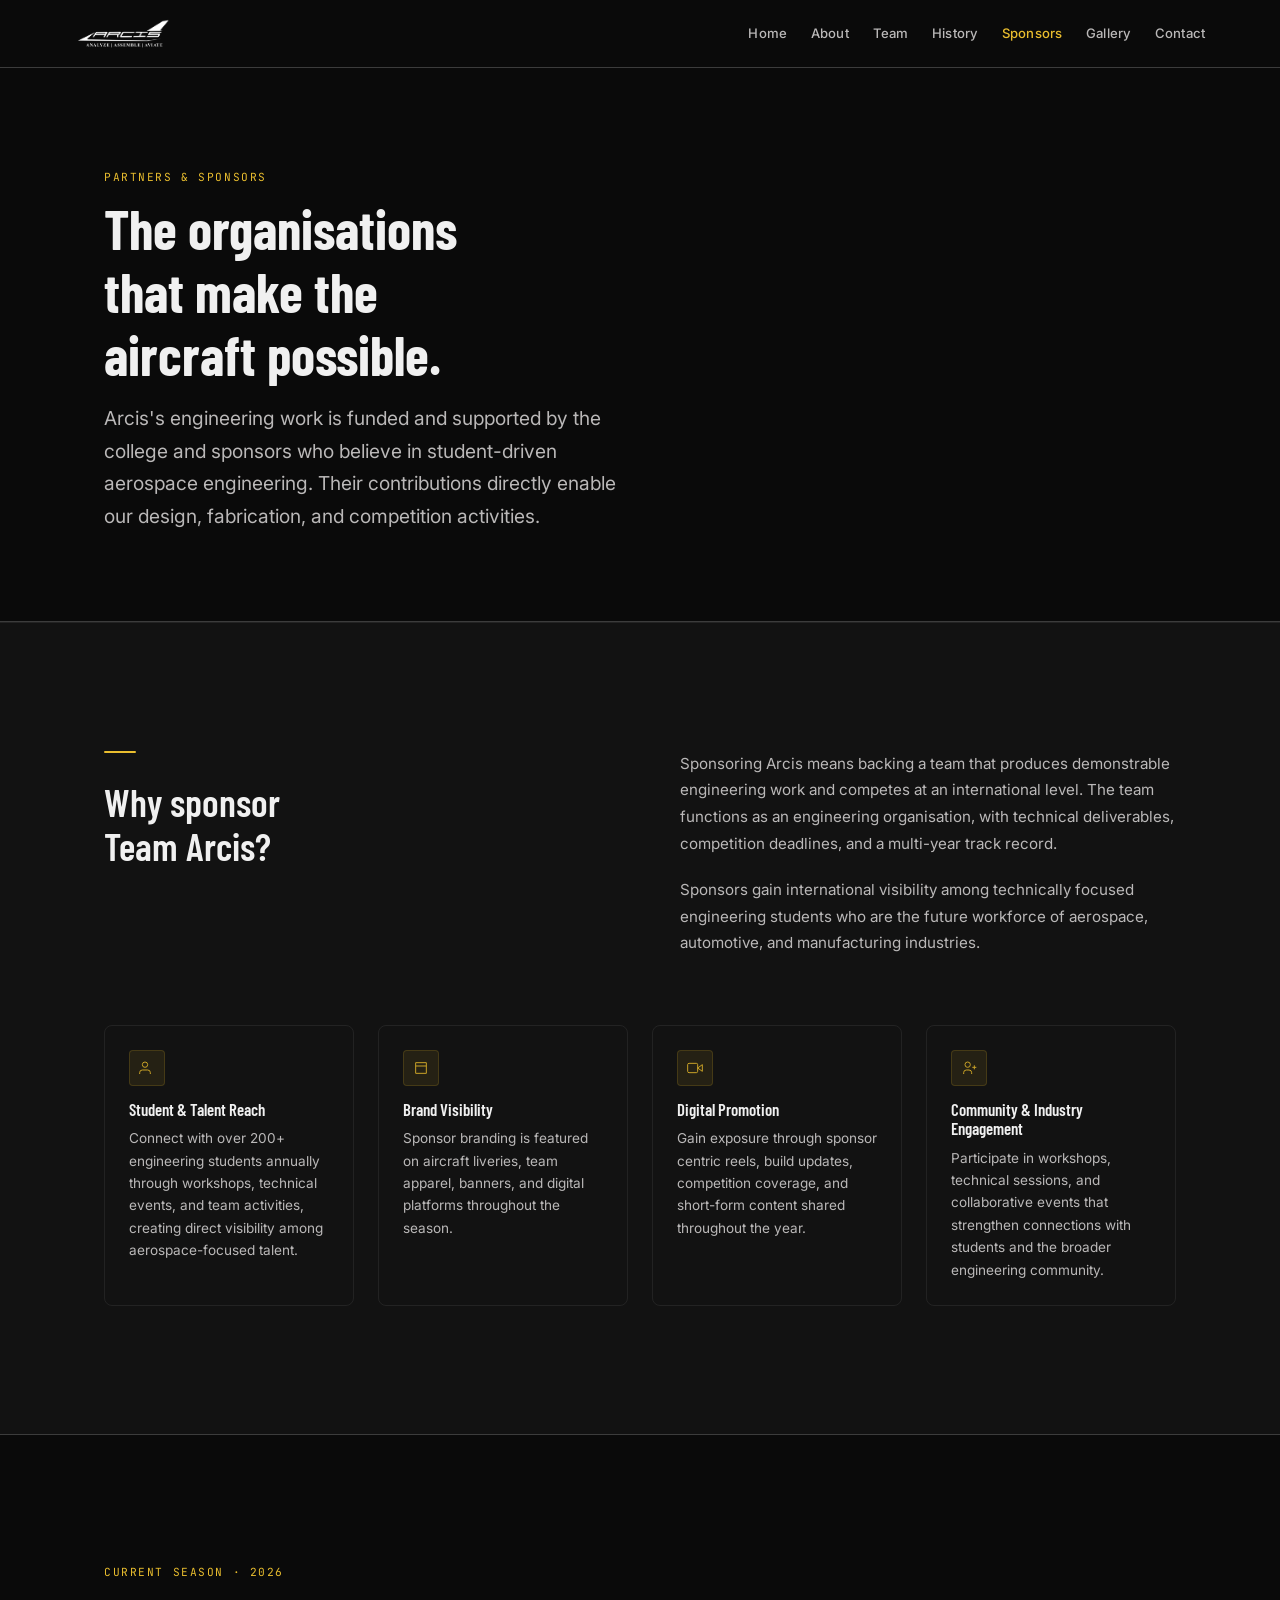
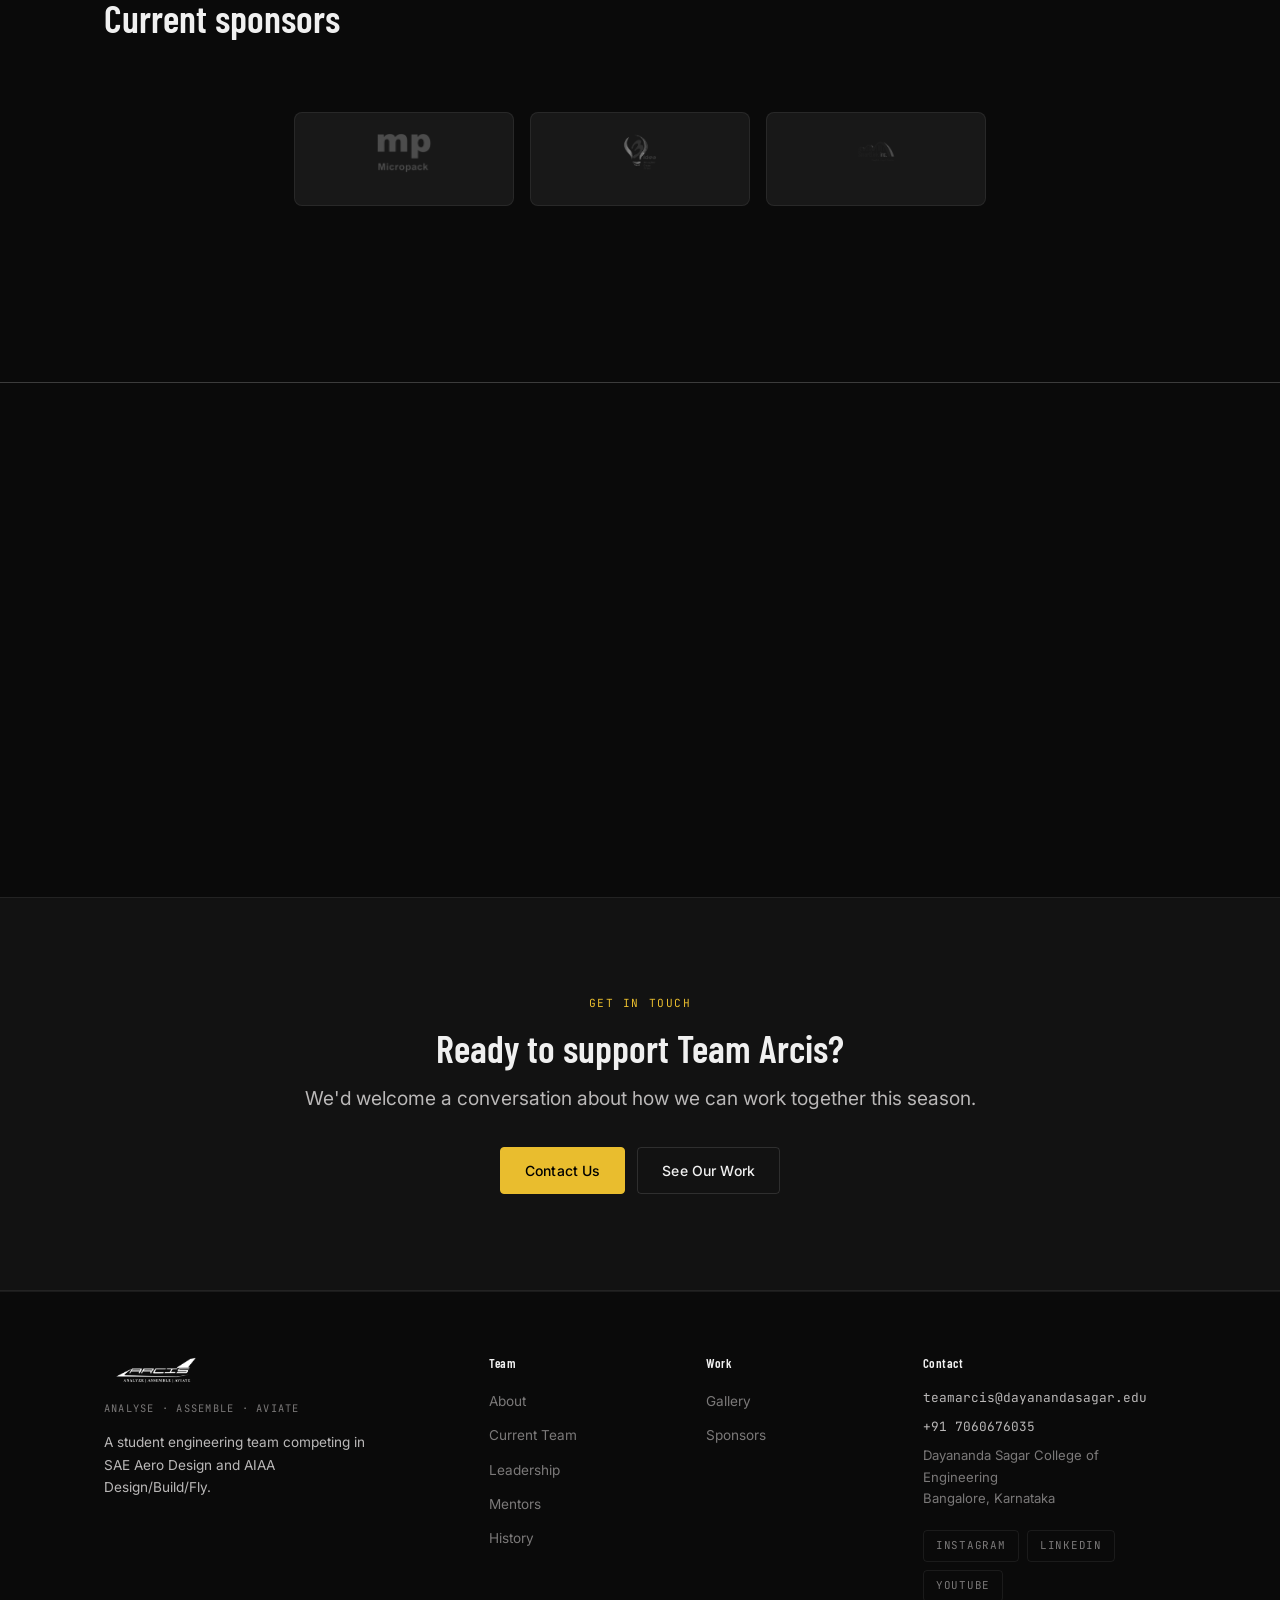
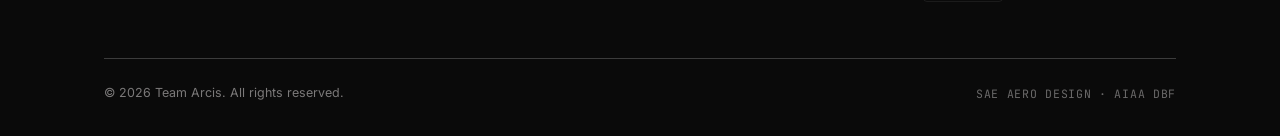
<file: sponsors.html>
<!DOCTYPE html>
<html lang="en">
<head>
  <meta charset="UTF-8">
  <meta name="viewport" content="width=device-width, initial-scale=1.0">
  <title>Team Arcis</title>
  <link rel="stylesheet" href="assets/css/main.css">
  <link rel="icon" href="assets/images/arcis black circle.png" type="image/png">
</head>
<body>

<nav class="nav" id="nav">
  <div class="nav-inner">
    <a href="index.html" class="nav-logo">
      <img src="assets/images/logo-white.png" alt="Team Arcis" class="nav-logo-img"
           onerror="this.style.display='none';this.nextElementSibling.style.display='block'">
      <span class="nav-logo-fallback" style="display:none">ARCIS</span>
    </a>
    <div class="nav-links">
      <a href="index.html"        class="nav-link">Home</a>
      <a href="about.html"        class="nav-link">About</a>
      <a href="team.html"         class="nav-link">Team</a>
      <a href="history.html"      class="nav-link">History</a>
      <!-- <a href="competitions.html" class="nav-link">Competitions</a> -->
      <a href="sponsors.html"     class="nav-link">Sponsors</a>
      <a href="gallery.html"      class="nav-link">Gallery</a>
      <a href="contact.html"      class="nav-link">Contact</a>
    </div>
    <button class="nav-hamburger" id="navHamburger" aria-label="Open menu">
      <span></span><span></span><span></span>
    </button>
  </div>
</nav>

<div class="nav-overlay" id="navOverlay">
  <a href="index.html"        class="nav-overlay-link">Home</a>
  <a href="about.html"        class="nav-overlay-link">About</a>
  <a href="team.html"         class="nav-overlay-link">Team</a>
  <a href="history.html"      class="nav-overlay-link">History</a>
  <!-- <a href="competitions.html" class="nav-overlay-link">Competitions</a> -->
  <a href="sponsors.html"     class="nav-overlay-link">Sponsors</a>
  <a href="gallery.html"      class="nav-overlay-link">Gallery</a>
  <a href="contact.html"      class="nav-overlay-link">Contact</a>
  <div class="nav-overlay-meta"><p>SAE Aero Design · AIAA Design/Build/Fly</p></div>
</div>

<main>

  <!-- ── Page header ───────────────────────────────────── -->
  <section class="page-header">
    <div class="container">
      <span class="eyebrow">Partners & Sponsors</span>
      <h1 class="h1" style="max-width:580px; margin-bottom:16px;">
        The organisations<br>that make the<br>aircraft possible.
      </h1>
      <p class="lead" style="max-width:520px;">
        Arcis's engineering work is funded and supported by the college and sponsors who believe in
        student-driven aerospace engineering. Their contributions directly enable
        our design, fabrication, and competition activities.
      </p>
    </div>
  </section>

  <!-- ── Why sponsor ────────────────────────────────────── -->
  <section class="section" style="background:var(--bg-1); border-top:1px solid var(--b1);">
    <div class="container">
      <div class="intro-grid reveal">
        <div>
          <div class="accent-rule"></div>
          <h2 class="h2">Why sponsor<br>Team Arcis?</h2>
        </div>
        <div>
          <p style="color:var(--t1); font-size:0.95rem; line-height:1.75; margin-bottom:20px;">
            Sponsoring Arcis means backing a team that produces demonstrable
            engineering work and competes at an international level.
            The team functions as an engineering
            organisation, with technical deliverables, competition deadlines, and a multi-year
            track record. 
          </p>
          <p style="color:var(--t1); font-size:0.95rem; line-height:1.75; margin-bottom:20px;">
            Sponsors gain international visibility among technically focused engineering students who are
            the future workforce of aerospace, automotive, and manufacturing industries.
            
          </p>
          <!-- <p style="color:var(--t1); font-size:0.95rem; line-height:1.75;"> -->
            <!-- Beyond visibility, sponsors who engage actively with the team have the opportunity
            to shape real engineering problems, offer mentorship, and identify talent
            before graduation. -->
          <!-- </p> -->
        </div>
      </div>

      <!-- Value props -->
      <div class="grid-4 mt-48 reveal">

  <div style="padding:24px; border:1px solid var(--b1); border-radius:var(--r2);">
    <div style="width:36px;height:36px;background:var(--accent-10);border:1px solid var(--accent-20);border-radius:var(--r1);display:flex;align-items:center;justify-content:center;margin-bottom:14px;">
      <!-- Audience -->
      <svg width="16" height="16" viewBox="0 0 24 24" fill="none" stroke="#c9a227" stroke-width="1.5">
        <path d="M17 21v-2a4 4 0 0 0-4-4H5a4 4 0 0 0-4 4v2"/>
        <circle cx="9" cy="7" r="4"/>
      </svg>
    </div>
    <h4 class="h4" style="margin-bottom:8px;">Student & Talent Reach</h4>
    <p style="font-size:0.85rem; color:var(--t1); line-height:1.65;">
      Connect with over 200+ engineering students annually through workshops,
      technical events, and team activities, creating direct visibility among
      aerospace-focused talent.
    </p>
  </div>

  <div style="padding:24px; border:1px solid var(--b1); border-radius:var(--r2);">
    <div style="width:36px;height:36px;background:var(--accent-10);border:1px solid var(--accent-20);border-radius:var(--r1);display:flex;align-items:center;justify-content:center;margin-bottom:14px;">
      <!-- Branding -->
      <svg width="16" height="16" viewBox="0 0 24 24" fill="none" stroke="#c9a227" stroke-width="1.5">
        <path d="M4 4h16v16H4z"/>
        <path d="M4 9h16"/>
      </svg>
    </div>
    <h4 class="h4" style="margin-bottom:8px;">Brand Visibility</h4>
    <p style="font-size:0.85rem; color:var(--t1); line-height:1.65;">
      Sponsor branding is featured on aircraft liveries, team apparel,
      banners, and digital platforms throughout the season.
    </p>
  </div>

  <div style="padding:24px; border:1px solid var(--b1); border-radius:var(--r2);">
    <div style="width:36px;height:36px;background:var(--accent-10);border:1px solid var(--accent-20);border-radius:var(--r1);display:flex;align-items:center;justify-content:center;margin-bottom:14px;">
      <!-- Content -->
      <svg width="16" height="16" viewBox="0 0 24 24" fill="none" stroke="#c9a227" stroke-width="1.5">
        <path d="M23 7l-7 5 7 5V7z"/>
        <rect x="1" y="5" width="15" height="14" rx="2"/>
      </svg>
    </div>
    <h4 class="h4" style="margin-bottom:8px;">Digital Promotion</h4>
    <p style="font-size:0.85rem; color:var(--t1); line-height:1.65;">
      Gain exposure through sponsor centric reels, build updates, competition
      coverage, and short-form content shared throughout the year.
    </p>
  </div>

  <!-- <div style="padding:24px; border:1px solid var(--b1); border-radius:var(--r2);"> -->
    <!-- <div style="width:36px;height:36px;background:var(--accent-10);border:1px solid var(--accent-20);border-radius:var(--r1);display:flex;align-items:center;justify-content:center;margin-bottom:14px;"> -->
      <!-- Leadership -->
      <!-- <svg width="16" height="16" viewBox="0 0 24 24" fill="none" stroke="#c9a227" stroke-width="1.5">
        <path d="M12 2l3 6h6l-4.5 4 2 7-6.5-4-6.5 4 2-7L3 8h6z"/>
      </svg>
    </div>
    <h4 class="h4" style="margin-bottom:8px;">Institutional Recognition</h4>
    <p style="font-size:0.85rem; color:var(--t1); line-height:1.65;">
      Receive visibility among college leadership, department heads,
      faculty members, and key academic stakeholders.
    </p>
  </div> -->

  <div style="padding:24px; border:1px solid var(--b1); border-radius:var(--r2);">
    <div style="width:36px;height:36px;background:var(--accent-10);border:1px solid var(--accent-20);border-radius:var(--r1);display:flex;align-items:center;justify-content:center;margin-bottom:14px;">
      <!-- Community -->
      <svg width="16" height="16" viewBox="0 0 24 24" fill="none" stroke="#c9a227" stroke-width="1.5">
        <path d="M16 21v-2a4 4 0 0 0-4-4H8a4 4 0 0 0-4 4v2"/>
        <circle cx="10" cy="7" r="4"/>
        <path d="M20 8v6M17 11h6"/>
      </svg>
    </div>
    <h4 class="h4" style="margin-bottom:8px;">Community & Industry Engagement</h4>
    <p style="font-size:0.85rem; color:var(--t1); line-height:1.65;">
      Participate in workshops, technical sessions, and collaborative events
      that strengthen connections with students and the broader engineering community.
    </p>
  </div>

</div>
    </div>
  </section>

  <!-- ── Current sponsors ───────────────────────────────── -->
 <section class="section">
    <div class="container">
      <div class="section-head reveal">
        <span class="eyebrow">Current Season · 2026</span>
        <h2 class="h2">Current sponsors</h2>
      </div>

      <!-- Title sponsors -->
      <!-- <div class="sponsor-tier reveal">
        <div class="sponsor-tier-label">Title Sponsors</div>
        <div class="sponsor-logos">
          <div class="sponsor-logo" style="padding:28px 48px; flex:1; max-width:320px;">
            <span class="sponsor-logo-ph">Title Sponsor Name</span>
          </div>
        </div> --> 
      <!-- </div> -->

      <!-- Principal sponsors -->
<div class="sponsor-tier reveal">
  <div class="sponsor-logos">

    <div class="sponsor-logo" style="flex:1; max-width:220px;">
      <img
        src="assets/images/logos/Micropack.png"
        alt="Sponsor 1"
        class="sponsor-logo-img"
      >
    </div>

    <div class="sponsor-logo" style="flex:1; max-width:220px;">
      <img
        src="assets/images/logos/3idea.png"
        alt="Sponsor 2"
        class="sponsor-logo-img"
      >
    </div>

    <div class="sponsor-logo" style="flex:1; max-width:220px;">
      <img
        src="assets/images/logos/Smartlink.png"
        alt="Sponsor 3"
        class="sponsor-logo-img"
      >
    </div>

  </div>
</div>

      <!-- Supporting sponsors -->
      <!-- <div class="sponsor-tier reveal">
        <div class="sponsor-tier-label">Supporting Sponsors</div>
        <div class="sponsor-logos">
          <div class="sponsor-logo">
            <span class="sponsor-logo-ph">Sponsor</span>
          </div>
          <div class="sponsor-logo">
            <span class="sponsor-logo-ph">Sponsor</span>
          </div>
          <div class="sponsor-logo">
            <span class="sponsor-logo-ph">Sponsor</span>
          </div>
          <div class="sponsor-logo">
            <span class="sponsor-logo-ph">Sponsor</span>
          </div>
          <div class="sponsor-logo">
            <span class="sponsor-logo-ph">Sponsor</span>
          </div>
        </div>
      </div> -->

      <!-- In-kind / Material sponsors -->
      <!-- <div class="sponsor-tier reveal">
        <div class="sponsor-tier-label">In-Kind & Material Support</div>
        <div class="sponsor-logos">
          <div class="sponsor-logo">
            <span class="sponsor-logo-ph">Material Sponsor</span>
          </div>
          <div class="sponsor-logo">
            <span class="sponsor-logo-ph">Material Sponsor</span>
          </div>
          <div class="sponsor-logo">
            <span class="sponsor-logo-ph">Material Sponsor</span>
          </div> -->
        <!-- </div> -->
      <!-- </div> -->
    <!-- </div> -->
  </section>

 <section class="section">
    <div class="container">
      <div class="section-head reveal">
        <!-- <span class="eyebrow">Current Season · [YEAR]</span> -->
        <h2 class="h2">Past sponsors</h2>
      </div>

      <!-- Title sponsors -->
      <!-- <div class="sponsor-tier reveal">
        <div class="sponsor-tier-label">Title Sponsors</div>
        <div class="sponsor-logos">
          <div class="sponsor-logo" style="padding:28px 48px; flex:1; max-width:320px;">
            <span class="sponsor-logo-ph">Title Sponsor Name</span>
          </div>
        </div> --> 
      <!-- </div> -->

      <!-- Principal sponsors -->
      <div class="sponsor-tier reveal">
  <div class="sponsor-logos">

    <div class="sponsor-logo" style="flex:1; max-width:220px;">
      <img
        src="assets/images/logos/savox.png"
        alt="Sponsor 1"
        class="sponsor-logo-img"
      >
    </div>

    <div class="sponsor-logo" style="flex:1; max-width:220px;">
      <img
        src="assets/images/logos/xoar.png"
        alt="Sponsor 2"
        class="sponsor-logo-img"
      >
    </div>

    <div class="sponsor-logo" style="flex:1; max-width:220px;">
      <img
        src="assets/images/logos/GKN Aerospace.png"
        alt="Sponsor 3"
        class="sponsor-logo-img"
      >
    </div>

  </div>
</div>
  </section>

  <!-- ── Past sponsors ──────────────────────────────────── -->
  <!-- <section class="section--tight section" style="background:var(--bg-1); border-top:1px solid var(--b1);"> -->
    <!-- <div class="container">
      <div class="section-head reveal">
        <span class="eyebrow">Archive</span>
        <h2 class="h2" style="font-size:1.6rem;">Past sponsors &amp; partners</h2>
        <p class="lead mt-12" style="max-width:480px; font-size:0.95rem;">
          Organisations that have supported Arcis in previous seasons.
          Their contributions are part of the team's engineering history.
        </p>
      </div>

      <div style="border:1px solid var(--b1); border-radius:var(--r2); overflow:hidden;" class="reveal">
        <div style="display:grid; grid-template-columns:1fr 120px 1fr; padding:12px 24px; border-bottom:1px solid var(--b1); background:var(--bg-2);">
          <div class="micro">Organisation</div>
          <div class="micro">Season</div>
          <div class="micro">Support type</div>
        </div>
        <div style="display:grid; grid-template-columns:1fr 120px 1fr; padding:14px 24px; border-bottom:1px solid var(--b0); align-items:center;">
          <div style="font-weight:500; font-size:0.9rem;">Savox</div>
          <div style="font-family:var(--fm); font-size:0.75rem; color:var(--t2);">2024-25</div>
          <div style="font-size:0.85rem; color:var(--t1);">Material</div>
        </div>
        <div style="display:grid; grid-template-columns:1fr 120px 1fr; padding:14px 24px; border-bottom:1px solid var(--b0); align-items:center;">
          <div style="font-weight:500; font-size:0.9rem;">Makenica</div>
          <div style="font-family:var(--fm); font-size:0.75rem; color:var(--t2);">[YEAR]</div>
          <div style="font-size:0.85rem; color:var(--t1);">[Financial / Material / Technical]</div>
        </div>
        <div style="display:grid; grid-template-columns:1fr 120px 1fr; padding:14px 24px; border-bottom:1px solid var(--b0); align-items:center;">
          <div style="font-weight:500; font-size:0.9rem;">XOAR</div>
          <div style="font-family:var(--fm); font-size:0.75rem; color:var(--t2);">2025-26</div>
          <div style="font-size:0.85rem; color:var(--t1);">Material</div>
        </div> -->
        <!-- <div style="display:grid; grid-template-columns:1fr 120px 1fr; padding:14px 24px; align-items:center;">
          <div style="font-weight:500; font-size:0.9rem;">[Past Sponsor Name]</div>
          <div style="font-family:var(--fm); font-size:0.75rem; color:var(--t2);">[YEAR]</div>
          <div style="font-size:0.85rem; color:var(--t1);">[Financial / Material / Technical]</div>
        </div>
      </div>
    </div>
  </section> -->

  <!-- ── Sponsorship tiers ──────────────────────────────── -->
  <!-- <section class="section">
    <div class="container">
      <div class="section-head reveal">
        <span class="eyebrow">Partner With Us</span>
        <h2 class="h2">Sponsorship tiers</h2>
        <p class="lead mt-16" style="max-width:480px;">
          We offer structured sponsorship tiers, or can discuss custom arrangements
          based on your organisation's interests. All sponsors receive a formal
          acknowledgement letter and a season-end report.
        </p>
      </div> -->
<!-- 
       <div class="grid-3 reveal">

        <!-- Supporting -->
        <!-- <div style="padding:32px; border:1px solid var(--b1); border-radius:var(--r2); background:var(--bg-1);">
          <div style="font-family:var(--fm); font-size:0.62rem; color:var(--t2); letter-spacing:0.12em; text-transform:uppercase; margin-bottom:12px;">Supporting</div>
          <div style="font-family:var(--fh); font-size:1.8rem; font-weight:700; letter-spacing:-0.02em; margin-bottom:4px;">[Amount]</div>
          <div style="font-size:0.8rem; color:var(--t2); margin-bottom:24px; font-family:var(--fm);">per season</div>
          <div class="feat-list" style="margin-bottom:28px;">
            <div class="feat-item"><div class="feat-dot"></div><div class="feat-text">Logo on team website</div></div>
            <div class="feat-item"><div class="feat-dot"></div><div class="feat-text">Logo on team apparel</div></div>
            <div class="feat-item"><div class="feat-dot"></div><div class="feat-text">Acknowledgement in competition documentation</div></div>
            <div class="feat-item"><div class="feat-dot"></div><div class="feat-text">Season-end report</div></div>
          </div>
          <a href="contact.html" class="btn btn-outline w-full" style="justify-content:center;">Enquire</a>
        </div> -->

        <!-- Principal -->
        <!-- <div style="padding:32px; border:1px solid var(--accent-20); border-radius:var(--r2); background:var(--accent-06); position:relative;">
          <div style="position:absolute; top:-1px; left:50%; transform:translateX(-50%); background:var(--accent); color:#000; font-family:var(--fm); font-size:0.6rem; letter-spacing:0.1em; text-transform:uppercase; padding:4px 14px; border-radius:0 0 var(--r1) var(--r1); font-weight:600;">Most Common</div>
          <div style="font-family:var(--fm); font-size:0.62rem; color:var(--accent); letter-spacing:0.12em; text-transform:uppercase; margin-bottom:12px;">Principal</div>
          <div style="font-family:var(--fh); font-size:1.8rem; font-weight:700; letter-spacing:-0.02em; margin-bottom:4px; color:var(--t0);">[Amount]</div>
          <div style="font-size:0.8rem; color:var(--t2); margin-bottom:24px; font-family:var(--fm);">per season</div>
          <div class="feat-list" style="margin-bottom:28px;">
            <div class="feat-item"><div class="feat-dot"></div><div class="feat-text">Prominent logo on aircraft</div></div>
            <div class="feat-item"><div class="feat-dot"></div><div class="feat-text">Prominent logo on all team materials</div></div>
            <div class="feat-item"><div class="feat-dot"></div><div class="feat-text">Social media feature posts</div></div>
            <div class="feat-item"><div class="feat-dot"></div><div class="feat-text">Team visit / workshop demonstration</div></div>
            <div class="feat-item"><div class="feat-dot"></div><div class="feat-text">Season-end detailed technical report</div></div>
          </div>
          <a href="contact.html" class="btn btn-primary w-full" style="justify-content:center;">Enquire</a>
        </div> -->

        <!-- Title -->
        <!-- <div style="padding:32px; border:1px solid var(--b1); border-radius:var(--r2); background:var(--bg-1);">
          <div style="font-family:var(--fm); font-size:0.62rem; color:var(--t2); letter-spacing:0.12em; text-transform:uppercase; margin-bottom:12px;">Title</div>
          <div style="font-family:var(--fh); font-size:1.8rem; font-weight:700; letter-spacing:-0.02em; margin-bottom:4px;">[Amount]</div>
          <div style="font-size:0.8rem; color:var(--t2); margin-bottom:24px; font-family:var(--fm);">per season</div>
          <div class="feat-list" style="margin-bottom:28px;">
            <div class="feat-item"><div class="feat-dot"></div><div class="feat-text">Aircraft named in association with sponsor</div></div>
            <div class="feat-item"><div class="feat-dot"></div><div class="feat-text">Largest logo placement on all materials</div></div>
            <div class="feat-item"><div class="feat-dot"></div><div class="feat-text">On-site presence at competition day</div></div>
            <div class="feat-item"><div class="feat-dot"></div><div class="feat-text">Technical collaboration opportunities</div></div>
            <div class="feat-item"><div class="feat-dot"></div><div class="feat-text">Recruitment access to team members</div></div>
            <div class="feat-item"><div class="feat-dot"></div><div class="feat-text">Full season documentation package</div></div>
          </div>
          <a href="contact.html" class="btn btn-outline w-full" style="justify-content:center;">Enquire</a>
        </div> -->

<!-- 
      <div class="highlight-box mt-32 reveal">
        <p>
          <strong>Custom arrangements are welcome.</strong> If your organisation wants to sponsor
          specific items — materials, travel, tooling, software licences — we are happy to
          discuss in-kind or partial sponsorship structures. Contact us at
          <a href="mailto:team@arcis.edu" style="color:var(--accent);">[team email]</a>
          to start a conversation.
        </p>
      </div>
    </div> -->
  <!-- </section> -->

  <!-- ── Sponsor CTA ────────────────────────────────────── -->
  <div class="cta-banner reveal">
    <span class="eyebrow">Get in Touch</span>
    <h2 class="h2">Ready to support Team Arcis?</h2>
    <p class="lead">We'd welcome a conversation about how we can work together this season.</p>
    <div class="btn-group">
      <a href="contact.html" class="btn btn-primary">Contact Us</a>
      <a href="history.html" class="btn btn-outline">See Our Work</a>
    </div>
  </div>

</main>

<footer class="footer">
  <div class="container">
    <div class="footer-grid">
      <div>
        <img src="assets/images/logo-white.png" alt="Team Arcis" class="footer-logo"
             onerror="this.style.display='none'; this.nextElementSibling.style.display='block'">
        <div class="footer-logo-fallback" style="display:none">ARCIS</div>
        <div class="footer-tagline">Analyse · Assemble · Aviate</div>
        <p class="footer-desc">A student engineering team competing in SAE Aero Design and AIAA Design/Build/Fly.</p>
      </div>
      <div class="footer-col">
        <h4>Team</h4>
        <ul>
          <li><a href="about.html">About</a></li>
          <li><a href="team.html">Current Team</a></li>
          <li><a href="team.html#leadership">Leadership</a></li>
          <li><a href="team.html#mentors">Mentors</a></li>
          <li><a href="history.html">History</a></li>
        </ul>
      </div>
      <div class="footer-col">
        <h4>Work</h4>
        <ul>
          <!-- <li><a href="competitions.html">Competitions</a></li> -->
          <!-- <li><a href="competitions.html#projects">Projects</a></li> -->
          <li><a href="gallery.html">Gallery</a></li>
          <li><a href="sponsors.html">Sponsors</a></li>
        </ul>
      </div>
      <div class="footer-col">
        <h4>Contact</h4>
        <a href="mailto:teamarcis@dayanandasagar.edu" class="footer-contact-email">teamarcis@dayanandasagar.edu</a>
        <a href="tel:+917060676035" class="footer-contact-email">+91 7060676035</a>
        <p class="footer-contact-loc">Dayananda Sagar College of Engineering<br>Bangalore, Karnataka</p>
        <div class="social-links">
          <a href="https://www.instagram.com/teamarcis/" class="social-link">Instagram</a>
          <a href="https://www.linkedin.com/in/team-arcis-6b7b52355/" class="social-link">LinkedIn</a>
          <a href="https://www.youtube.com/@teamarcis" class="social-link">YouTube</a>
        </div>
      </div>
    </div>
    <div class="footer-bottom">
      <p>© <span id="year"></span> Team Arcis. All rights reserved.</p>
      <p style="color:var(--t3); font-size:0.72rem; font-family:var(--fm); letter-spacing:0.06em;">SAE AERO DESIGN · AIAA DBF</p>
    </div>
  </div>
</footer>

<script src="assets/js/main.js"></script>
<script>document.getElementById('year').textContent = new Date().getFullYear();</script>
</body>
</html>
</file>
<file: assets/css/main.css>
/* ============================================================
   ARCIS — Design System
   bg #090909 · text #f0f0f0 · accent #c9a227
   Space Grotesk (heads) · Inter (body) · JetBrains Mono (tags)
   ============================================================ */

@import url('https://fonts.googleapis.com/css2?family=Space+Grotesk:wght@300;400;500;600;700&family=Inter:ital,wght@0,300;0,400;0,500;0,600;1,400&family=JetBrains+Mono:wght@400;500&display=swap');
@import url('https://fonts.googleapis.com/css2?family=Barlow+Condensed:wght@400;500;600;700&display=swap');
/* ── Variables ───────────────────────────────────────────── */
:root {
--bg-0: #0a0a0a;
--bg-1: #121212;
--bg-2: #181818;
--bg-3: #1f1f1f;
--bg-4: #272727;

  --b0: #3c3c3c;
  --b1: rgba(255,255,255,0.07);
  --b2: rgba(255,255,255,0.12);
  --b3: rgba(255,255,255,0.20);

  --t0: #f0f0f0;
  --t1: #bab8b8;
  --t2: #7b7979;
  --t3: #6a6969;

  --accent:    #e9bd2e;
  --accent-hi: #e0b93a;
  --accent-20: rgba(201,162,39,0.20);
  --accent-10: rgba(201,162,39,0.10);
  --accent-06: rgba(201,162,39,0.06);

  --fh: 'Barlow Condensed', sans-serif;
  /* --fh-spacing: 110px; */
  --fb: 'Inter', sans-serif;
  --fm: 'JetBrains Mono', monospace;

  --nav-h: 68px;
  --max:   1200px;
  --px:    clamp(20px, 5vw, 64px);

  --r1: 4px;
  --r2: 8px;
  --r3: 14px;

  --ease: cubic-bezier(0.16, 1, 0.3, 1);
  --ease-out: cubic-bezier(0.0, 0, 0.2, 1);
}

/* ── Reset ───────────────────────────────────────────────── */
*, *::before, *::after { box-sizing: border-box; margin: 0; padding: 0; }
html { scroll-behavior: smooth; -webkit-text-size-adjust: 100%; }
body {
  background: var(--bg-0);
  color: var(--t0);
  font-family: var(--fb);
  font-size: 16px;
  line-height: 1.65;
  -webkit-font-smoothing: antialiased;
  -moz-osx-font-smoothing: grayscale;
  overflow-x: hidden;
}
img, video { display: block; max-width: 100%; }
a { color: inherit; text-decoration: none; }
button { cursor: pointer; border: none; background: none; font: inherit; }
ul, ol { list-style: none; }
input, textarea, select { font: inherit; }

/* ── Typography ──────────────────────────────────────────── */
.fh { font-family: var(--fh); }
.fm { font-family: var(--fm); }

h1, h2, h3, h4 { font-family: var(--fh); font-weight: 600; line-height: 1.15; }

.display {
  font-family: var(--fh);
  font-size: clamp(2.8rem, 6vw, 4.8rem);
  font-weight: 700;
  line-height: 1.05;
}
.h1 { font-size: clamp(2.2rem, 4.5vw, 3.4rem); font-weight: 700; }
.h2 { font-size: clamp(1.6rem, 3vw, 2.4rem); font-weight: 600; }
.h3 { font-size: clamp(1.1rem, 2vw, 1.5rem); font-weight: 600; }
.h4 { font-size: 1.05rem; font-weight: 600; }

.lead  { font-size: clamp(1rem, 1.5vw, 1.2rem); color: var(--t1); line-height: 1.7; }
.body  { font-size: 1rem; line-height: 1.7; }
.small { font-size: 0.875rem; color: var(--t1); }
.micro { font-size: 0.75rem; font-family: var(--fm); letter-spacing: 0.08em; text-transform: uppercase; color: var(--t2); }

.eyebrow {
  font-family: var(--fm);
  font-size: 0.7rem;
  letter-spacing: 0.14em;
  text-transform: uppercase;
  color: var(--accent);
  margin-bottom: 14px;
  display: block;
}

/* ── Layout ──────────────────────────────────────────────── */
.container {
  width: 100%;
  max-width: var(--max);
  margin-inline: auto;
  padding-inline: var(--px);
}

.section {
  padding-block: clamp(80px, 10vw, 140px);
  border-top: 1px solid var(--b0);
}
.section--tight { padding-block: clamp(48px, 6vw, 80px); }
.section--flush { padding-top: 0; }

.grid-2 { display: grid; grid-template-columns: repeat(2, 1fr); gap: 32px; }
.grid-3 { display: grid; grid-template-columns: repeat(3, 1fr); gap: 28px; }
.grid-4 { display: grid; grid-template-columns: repeat(4, 1fr); gap: 24px; }

.section-head {
  margin-bottom: clamp(40px, 6vw, 72px);
}
.section-head.centered { text-align: center; max-width: 640px; margin-inline: auto; }

/* ── Utilities ───────────────────────────────────────────── */
.flex      { display: flex; }
.flex-col  { display: flex; flex-direction: column; }
.items-center { align-items: center; }
.justify-between { justify-content: space-between; }
.gap-8  { gap: 8px; }
.gap-12 { gap: 12px; }
.gap-16 { gap: 16px; }
.gap-24 { gap: 24px; }
.gap-32 { gap: 32px; }

.mt-8  { margin-top: 8px; }
.mt-12 { margin-top: 12px; }
.mt-16 { margin-top: 16px; }
.mt-24 { margin-top: 24px; }
.mt-32 { margin-top: 32px; }
.mt-40 { margin-top: 40px; }
.mt-48 { margin-top: 48px; }

.text-accent  { color: var(--accent); }
.text-muted   { color: var(--t1); }
.text-dimmed  { color: var(--t2); }
.text-center  { text-align: center; }
.text-left    { text-align: left; }

.w-full { width: 100%; }
.hidden { display: none; }

/* ── Navigation ──────────────────────────────────────────── */
.nav {
  position: fixed;
  top: 0; left: 0; right: 0;
  height: var(--nav-h);
  z-index: 900;
  background: var(--bg-0);
  border-bottom: 1px solid var(--b0);
  transition: border-color 0.3s, background 0.3s;
}
.nav.scrolled {
  background: rgba(9,9,9,0.97);
  border-bottom-color: var(--b1);
  backdrop-filter: blur(12px);
}

.nav-inner {
  display: flex;
  align-items: center;
  justify-content: space-between;
  height: 100%;
  padding-inline: var(--px);
}

.nav-logo {
  display: flex;
  align-items: center;
  flex-shrink: 0;
}
.nav-logo-img {
  height: 32px;
  width: auto;
  object-fit: contain;
}
.nav-logo-fallback {
  font-family: var(--fh);
  font-weight: 700;
  font-size: 1.25rem;
  letter-spacing: 0.04em;
  color: var(--t0);
}
.nav-logo-fallback em {
  font-style: normal;
  color: var(--accent);
}

.nav-links {
  display: flex;
  align-items: center;
  gap: 2px;
}
.nav-link {
  font-family: var(--fb);
  font-size: 0.82rem;
  font-weight: 500;
  letter-spacing: 0.01em;
  color: var(--t1);
  padding: 6px 11px;
  border-radius: var(--r1);
  transition: color 0.2s, background 0.2s;
}
.nav-link:hover  { color: var(--t0); }
.nav-link.active { color: var(--accent); }

.nav-hamburger {
  display: none;
  flex-direction: column;
  gap: 5px;
  padding: 8px;
  border-radius: var(--r1);
  transition: opacity 0.2s;
}
.nav-hamburger:hover { opacity: 0.7; }
.nav-hamburger span {
  display: block;
  width: 22px;
  height: 1.5px;
  background: var(--t0);
  border-radius: 2px;
  transition: transform 0.3s var(--ease), opacity 0.3s;
}
.nav-hamburger.open span:nth-child(1) { transform: translateY(6.5px) rotate(45deg); }
.nav-hamburger.open span:nth-child(2) { opacity: 0; }
.nav-hamburger.open span:nth-child(3) { transform: translateY(-6.5px) rotate(-45deg); }

/* ── Mobile overlay nav ──────────────────────────────────── */
.nav-overlay {
  position: fixed;
  inset: 0;
  z-index: 800;
  background: var(--bg-0);
  display: flex;
  flex-direction: column;
  align-items: flex-start;
  justify-content: center;
  padding: var(--px);
  padding-top: calc(var(--nav-h) + 24px);
  transform: translateX(100%);
  transition: transform 0.5s var(--ease);
}
.nav-overlay.open { transform: translateX(0); }

.nav-overlay-link {
  font-family: var(--fh);
  font-size: clamp(1.8rem, 5vw, 2.8rem);
  font-weight: 600;
  color: var(--t1);
  padding: 8px 0;
  transition: color 0.2s;
  display: block;
}
.nav-overlay-link:hover  { color: var(--t0); }
.nav-overlay-link.active { color: var(--accent); }

.nav-overlay-meta {
  margin-top: 40px;
  padding-top: 32px;
  border-top: 1px solid var(--b1);
  width: 100%;
}
.nav-overlay-meta p {
  font-size: 0.85rem;
  color: var(--t2);
}

/* ── Buttons ─────────────────────────────────────────────── */
.btn {
  display: inline-flex;
  align-items: center;
  gap: 8px;
  font-family: var(--fb);
  font-size: 0.875rem;
  font-weight: 500;
  letter-spacing: 0.01em;
  padding: 11px 24px;
  border-radius: var(--r1);
  border: 1px solid transparent;
  transition: all 0.22s var(--ease);
  white-space: nowrap;
  cursor: pointer;
}

.btn-primary {
  background: var(--accent);
  color: #000;
  border-color: var(--accent);
}
.btn-primary:hover {
  background: var(--accent-hi);
  border-color: var(--accent-hi);
  transform: translateY(-1px);
}

.btn-outline {
  background: transparent;
  color: var(--t0);
  border-color: var(--b2);
}
.btn-outline:hover {
  border-color: var(--b3);
  background: var(--b0);
  transform: translateY(-1px);
}

.btn-ghost {
  background: transparent;
  color: var(--t1);
  border-color: transparent;
  padding-inline: 8px;
}
.btn-ghost:hover { color: var(--t0); }

.btn-sm { font-size: 0.8rem; padding: 8px 16px; }
.btn-lg { font-size: 1rem; padding: 14px 32px; }

/* ── Tags / Badges ───────────────────────────────────────── */
.tag {
  display: inline-flex;
  align-items: center;
  font-family: var(--fm);
  font-size: 0.68rem;
  letter-spacing: 0.08em;
  text-transform: uppercase;
  padding: 4px 10px;
  border-radius: var(--r1);
  border: 1px solid var(--b1);
  color: var(--t2);
  background: transparent;
}
.tag-accent {
  border-color: var(--accent-20);
  color: var(--accent);
  background: var(--accent-06);
}

/* Links inside tags */
.tag a {
  color: var(--t2);
  text-decoration: none;
  transition: color 0.2s;
}
.tag a:hover {
  color: var(--accent);
}
.tag a:focus {
  outline: none;
}

/* ── Photo / Placeholder ─────────────────────────────────── */
.photo {
  position: relative;
  background: var(--bg-2);
  overflow: hidden;
  display: flex;
  align-items: center;
  justify-content: center;
}
.photo::before {
  content: '';
  position: absolute;
  inset: 0;
  background-image:
    linear-gradient(var(--b0) 1px, transparent 1px),
    linear-gradient(90deg, var(--b0) 1px, transparent 1px);
  background-size: 28px 28px;
  pointer-events: none;
}
.photo::after {
  content: '+';
  position: absolute;
  top: 50%; left: 50%;
  transform: translate(-50%,-50%);
  font-size: 1.5rem;
  color: var(--t3);
  pointer-events: none;
  line-height: 1;
}
.photo img {
  position: absolute;
  inset: 0;
  width: 100%;
  height: 100%;
  object-fit: cover;
  z-index: 1;
}
.photo-label {
  font-family: var(--fm);
  font-size: 0.62rem;
  color: var(--t3);
  letter-spacing: 0.1em;
  text-transform: uppercase;
  text-align: center;
  padding: 16px;
  position: relative;
  z-index: 0;
  max-width: 180px;
}

/* Aspect ratios */
.ratio-16-9  { aspect-ratio: 16 / 9; }
.ratio-4-3   { aspect-ratio: 4 / 3; }
.ratio-1-1   { aspect-ratio: 1 / 1; }
.ratio-3-2   { aspect-ratio: 3 / 2; }
.ratio-3-4   { aspect-ratio: 3 / 4; }
.ratio-2-3   { aspect-ratio: 2 / 3; }

/* ── Cards ───────────────────────────────────────────────── */
.card {
  background: var(--bg-1);
  border: 1px solid var(--b1);
  border-radius: var(--r2);
  overflow: hidden;
  transition: border-color 0.25s, transform 0.25s var(--ease);
}
.card:hover {
  border-color: var(--b2);
  transform: translateY(-2px);
}
.card-body { padding: 24px; }
.card-img { width: 100%; }

/* ── Divider ─────────────────────────────────────────────── */
.divider { border: none; border-top: 1px solid var(--b0); }
.divider-accent { border-color: var(--accent-20); }

hr.section-rule {
  border: none;
  height: 1px;
  background: var(--b0);
  margin-inline: 0;
}

/* ── Stats strip ─────────────────────────────────────────── */
.stats-strip {
  display: flex;
  gap: 0;
  border: 1px solid var(--b1);
  border-radius: var(--r2);
  overflow: hidden;
}
.stat-item {
  flex: 1;
  padding: 28px 24px;
  border-right: 1px solid var(--b1);
  text-align: center;
}
.stat-item:last-child { border-right: none; }
.stat-number {
  font-family: var(--fh);
  font-size: 2rem;
  font-weight: 700;
  color: var(--accent);
  line-height: 1;
  margin-bottom: 6px;
}
.stat-label {
  font-size: 0.78rem;
  color: var(--t2);
  font-family: var(--fm);
  letter-spacing: 0.06em;
  text-transform: uppercase;
}

/* ── Inline rule / accent-line ───────────────────────────── */
.accent-rule {
  display: inline-block;
  width: 32px;
  height: 2px;
  background: var(--accent);
  border-radius: 2px;
  margin-bottom: 20px;
}

/* ── Feature list ────────────────────────────────────────── */
.feat-list {
  display: flex;
  flex-direction: column;
  gap: 14px;
}
.feat-item {
  display: flex;
  gap: 14px;
  align-items: flex-start;
}
.feat-dot {
  width: 6px;
  height: 6px;
  border-radius: 50%;
  background: var(--accent);
  flex-shrink: 0;
  margin-top: 9px;
}
.feat-text { font-size: 0.95rem; color: var(--t1); }

/* ── Team member card ────────────────────────────────────── */
.member-card {
  display: flex;
  flex-direction: column;
}
.member-photo {
  width: 100%;
  aspect-ratio: 3 / 4;
  background: var(--bg-2);
  border: 1px solid var(--b1);
  border-radius: var(--r2);
  overflow: hidden;
  position: relative;
  display: flex;
  align-items: center;
  justify-content: center;
  margin-bottom: 16px;
}
.member-photo::before {
  content: '';
  position: absolute;
  inset: 0;
  background-image:
    linear-gradient(var(--b0) 1px, transparent 1px),
    linear-gradient(90deg, var(--b0) 1px, transparent 1px);
  background-size: 24px 24px;
}
.member-photo img {
  position: absolute;
  inset: 0;
  width: 100%;
  height: 100%;
  object-fit: cover;
  z-index: 1;
}
.member-photo-icon {
  position: relative;
  z-index: 0;
  width: 48px;
  height: 48px;
  border-radius: 50%;
  border: 1px solid var(--b1);
  background: var(--bg-3);
  display: flex;
  align-items: center;
  justify-content: center;
}
.member-photo-icon svg { width: 20px; height: 20px; stroke: var(--t2); fill: none; }

.member-name {
  font-family: var(--fh);
  font-weight: 600;
  font-size: 0.95rem;
  margin-bottom: 4px;
}
.member-role {
  font-family: var(--fm);
  font-size: 0.68rem;
  color: var(--t2);
  letter-spacing: 0.08em;
  text-transform: uppercase;
}
.member-division {
  margin-top: 6px;
}

/* ── Leadership card ─────────────────────────────────────── */
.lead-card {
  display: grid;
  grid-template-columns: 180px 1fr;
  gap: 28px;
  align-items: start;
  padding: 28px;
  border: 1px solid var(--b1);
  border-radius: var(--r2);
  background: var(--bg-1);
  transition: border-color 0.25s;
}
.lead-card:hover { border-color: var(--b2); }

.lead-photo {
  width: 100%;
  aspect-ratio: 1;
  border-radius: var(--r2);
  background: var(--bg-2);
  border: 1px solid var(--b1);
  overflow: hidden;
  position: relative;
  display: flex;
  align-items: center;
  justify-content: center;
}
.lead-photo::before {
  content: '';
  position: absolute;
  inset: 0;
  background-image:
    linear-gradient(var(--b0) 1px, transparent 1px),
    linear-gradient(90deg, var(--b0) 1px, transparent 1px);
  background-size: 20px 20px;
}
.lead-photo img {
  position: absolute;
  inset: 0;
  width: 100%;
  height: 100%;
  object-fit: cover;
  z-index: 1;
}
.lead-info {}
.lead-title {
  font-family: var(--fm);
  font-size: 0.65rem;
  letter-spacing: 0.14em;
  text-transform: uppercase;
  color: var(--accent);
  margin-bottom: 8px;
}
.lead-name {
  font-family: var(--fh);
  font-size: 1.4rem;
  font-weight: 700;
  margin-bottom: 6px;
}
.lead-dept {
  font-size: 0.85rem;
  color: var(--t2);
  margin-bottom: 14px;
}
.lead-bio {
  font-size: 0.9rem;
  color: var(--t1);
  line-height: 1.65;
}

/* ── Mentor card ─────────────────────────────────────────── */
.mentor-grid {
  display: grid;
  grid-template-columns: repeat(2, 1fr);
  gap: 24px;
}

.mentor-card {
  display: flex;
  gap: 20px;
  align-items: flex-start;
  padding: 28px;
  background: var(--bg-0);
  border: 1px solid var(--b1);
  border-radius: var(--r2);
  height: 100%;
  box-sizing: border-box;
}

.mentor-avatar {
  flex-shrink: 0;
}

@media (max-width: 768px) {
  .mentor-grid {
    grid-template-columns: 1fr;
  }
}
.mentor-role {
  font-family: var(--fm);
  font-size: 0.65rem;
  color: var(--accent);
  letter-spacing: 0.1em;
  text-transform: uppercase;
  margin-bottom: 4px;
}
.mentor-name {
  font-family: var(--fh);
  font-weight: 600;
  font-size: 1rem;
  margin-bottom: 3px;
}
.mentor-dept { font-size: 0.82rem; color: var(--t2); }

/* ── Timeline ────────────────────────────────────────────── */
.timeline {
  position: relative;
  padding-left: 48px;
}
.timeline::before {
  content: '';
  position: absolute;
  left: 16px;
  top: 8px;
  bottom: 8px;
  width: 1px;
  background: var(--b1);
}
a.tag-link {
  text-decoration: none;
  color: inherit;
}
a.tag-link:hover {
  color: var(--accent);
  border-color: var(--accent);
}
.sponsor-logo-img {
  width: 100%;
  height: 100%;
  object-fit: contain;
  display: block;
}
.tl-item {
  position: relative;
  margin-bottom: 60px;
}
.tl-item:last-child { margin-bottom: 0; }
.tl-item::before {
  content: '';
  position: absolute;
  left: -36px;
  top: 8px;
  width: 8px;
  height: 8px;
  border-radius: 50%;
  border: 1px solid var(--b2);
  background: var(--bg-0);
  transition: border-color 0.25s, background 0.25s;
}
.tl-item.active::before {
  border-color: var(--accent);
  background: var(--accent);
}

.tl-year {
  font-family: var(--fm);
  font-size: 0.72rem;
  color: var(--accent);
  letter-spacing: 0.1em;
  margin-bottom: 8px;
}
.tl-title {
  font-family: var(--fh);
  font-size: 1.2rem;
  font-weight: 600;
  margin-bottom: 10px;
}
.tl-body { font-size: 0.9rem; color: var(--t1); margin-bottom: 16px; line-height: 1.7; }
.tl-tags { display: flex; flex-wrap: wrap; gap: 6px; margin-bottom: 16px; }
.tl-photo {
  width: 100%;
  aspect-ratio: 16 / 9;
  max-width: 560px;
  background: var(--bg-2);
  border: 1px solid var(--b1);
  border-radius: var(--r2);
  margin-top: 16px;
  overflow: hidden;
  display: flex;
  align-items: center;
  justify-content: center;
  position: relative;
}
.more-link{
    font-size:0.72rem;
    color:var(--t3);
    font-family:var(--fm);
    text-decoration:none;
    transition:color .2s ease;
}

.more-link:hover{
    color:var(--accent);
}
.tl-photo::before {
  content: '';
  position: absolute;
  inset: 0;
  /* background-image: */
    /* linear-gradient(var(--b0) 1px, transparent 1px),
    linear-gradient(90deg, var(--b0) 1px, transparent 1px); */
  /* background-size: 24px 24px; */
}
.tl-photo-label {
  font-family: var(--fm);
  font-size: 0.62rem;
  color: var(--t3);
  letter-spacing: 0.1em;
  text-transform: uppercase;
}

/* ── Sponsors (logo + name stacked) ───────────────────────── */
.sponsor-logos {
  display: flex;
  justify-content: center;
  gap: 32px;
  flex-wrap: wrap;
}
.sponsor-logo {
  width: 220px;
  display: flex;
  flex-direction: column;
  align-items: center;
  text-align: center;
}
.sponsor-logo img {
  max-width: 160px;
  height: auto;
  display: block;
  margin-bottom: 12px;
}
.sponsor-logo-ph {
  font-family: var(--fh);
  font-weight: 600;
  color: var(--t0);
}

/* ── Competition headers: inline logo + title ───────────────── */
.comp-row { display: flex; align-items: center; gap: 16px; }
.competition-logo {
  width: 90px;
  height: auto;
  display: block;
  object-fit: contain;
  border-radius: 6px;
  background: transparent;
}
@media (max-width: 640px) {
  .comp-row { flex-direction: column; align-items: flex-start; }
  .competition-logo { width: 48px; margin-bottom: 8px; }
}

/* ── Gallery ─────────────────────────────────────────────── */
.gallery-filters {
  display: flex;
  gap: 8px;
  flex-wrap: wrap;
  margin-bottom: 40px;
}
.filter-btn {
  font-family: var(--fm);
  font-size: 0.72rem;
  letter-spacing: 0.08em;
  text-transform: uppercase;
  padding: 7px 16px;
  border-radius: var(--r1);
  border: 1px solid var(--b1);
  color: var(--t2);
  background: transparent;
  cursor: pointer;
  transition: all 0.2s;
}
.filter-btn:hover { color: var(--t0); border-color: var(--b2); }
.filter-btn.active {
  background: var(--accent-10);
  border-color: var(--accent-20);
  color: var(--accent);
}

.gallery-grid {
  display: grid;
  grid-template-columns: repeat(3, 1fr);
  gap: 12px;
}
.gallery-item {
  position: relative;
  background: var(--bg-2);
  border: 1px solid var(--b1);
  border-radius: var(--r2);
  overflow: hidden;
  cursor: pointer;
  transition: border-color 0.25s, transform 0.25s var(--ease);
}
.gallery-item:hover {
  border-color: var(--b2);
  transform: scale(1.01);
}
.gallery-item::before {
  content: '';
  position: absolute;
  inset: 0;
  background-image:
    linear-gradient(var(--b0) 1px, transparent 1px),
    linear-gradient(90deg, var(--b0) 1px, transparent 1px);
  background-size: 24px 24px;
  z-index: 0;
}
.gallery-item img {
  position: absolute;
  inset: 0;
  width: 100%;
  height: 100%;
  object-fit: cover;
  z-index: 1;
}
.gallery-item-label {
  position: absolute;
  bottom: 10px; left: 10px;
  font-family: var(--fm);
  font-size: 0.6rem;
  color: var(--t3);
  letter-spacing: 0.08em;
  text-transform: uppercase;
  z-index: 0;
}
.gallery-item-overlay {
  position: absolute;
  inset: 0;
  background: rgba(0,0,0,0.5);
  display: flex;
  align-items: flex-end;
  padding: 16px;
  opacity: 0;
  transition: opacity 0.25s;
  z-index: 2;
}
.gallery-item:hover .gallery-item-overlay { opacity: 1; }
.gallery-caption {
  font-size: 0.8rem;
  color: var(--t0);
  font-weight: 500;
}

.gallery-item.span-2  { grid-column: span 2; }
.gallery-item.span-r2 { grid-row: span 2; }

/* ── Sponsor grid ────────────────────────────────────────── */
.sponsor-tier {
  margin-bottom: 48px;
}
.sponsor-tier-label {
  font-family: var(--fm);
  font-size: 0.65rem;
  color: var(--t2);
  letter-spacing: 0.12em;
  text-transform: uppercase;
  margin-bottom: 20px;
  padding-bottom: 12px;
  border-bottom: 1px solid var(--b0);
}
.sponsor-logos {
  display: flex;
  flex-wrap: wrap;
  gap: 16px;
  align-items: center;
}
.sponsor-logo {
  display: flex;
  align-items: center;
  justify-content: center;
  background: var(--bg-2);
  border: 1px solid var(--b1);
  border-radius: var(--r2);
  padding: 20px 32px;
  transition: border-color 0.25s;
}
.sponsor-logo:hover { border-color: var(--b2); }
.sponsor-logo img { max-height: 40px; width: auto; filter: grayscale(1) brightness(0.6); transition: filter 0.25s; }
.sponsor-logo:hover img { filter: grayscale(0.3) brightness(0.9); }
.sponsor-logo-ph {
  font-family: var(--fm);
  font-size: 0.68rem;
  color: var(--t3);
  letter-spacing: 0.1em;
  text-transform: uppercase;
  white-space: nowrap;
}

/* ── Form ────────────────────────────────────────────────── */
.form-group { margin-bottom: 20px; }
.form-label {
  display: block;
  font-family: var(--fm);
  font-size: 0.68rem;
  color: var(--t2);
  letter-spacing: 0.1em;
  text-transform: uppercase;
  margin-bottom: 8px;
}
.form-input, .form-textarea, .form-select {
  width: 100%;
  background: var(--bg-2);
  border: 1px solid var(--b1);
  border-radius: var(--r2);
  padding: 12px 16px;
  color: var(--t0);
  font-size: 0.95rem;
  transition: border-color 0.2s;
  -webkit-appearance: none;
}
.form-input:focus, .form-textarea:focus, .form-select:focus {
  outline: none;
  border-color: var(--accent-20);
}
.form-input::placeholder, .form-textarea::placeholder { color: var(--t2); }
.form-textarea { resize: vertical; min-height: 120px; }

/* ── Page header ─────────────────────────────────────────── */
.page-header {
  padding-top: calc(var(--nav-h) + clamp(48px, 8vw, 100px));
  padding-bottom: clamp(48px, 7vw, 88px);
  border-bottom: 1px solid var(--b0);
}
.page-header .eyebrow { margin-bottom: 12px; }

/* ── Hero ────────────────────────────────────────────────── */
/* ── Hero / aircraft assembly ────────────────────────────────
   The hero is a normal single-screen section — the page scrolls
   naturally from the first interaction, nothing is pinned. The aircraft
   is a fixed background layer (see .hero-aircraft below) that assembles
   in response to scroll position and fades out as the hero leaves, so it
   reads as a visual layer attached to page progression rather than a
   dedicated animation stage.
   Presence ramp (faint while exploded → clearer when assembled) is
   driven from JS; this var tunes its max and the static fallback. */
:root {
  --hero-aircraft-opacity: 0.42;   /* static fallback presence (no-JS / reduced-motion / mobile) */
}

.hero {
  position: relative;
  min-height: 100svh;
  display: flex;
  flex-direction: column;
  align-items: center;
  justify-content: center;
  text-align: center;
  padding: var(--nav-h) var(--px) 80px;
  overflow: hidden;
}

/* Subtle dot grid background */
.hero::before {
  content: '';
  position: absolute;
  inset: 0;
  background-image: radial-gradient(circle, rgba(255,255,255,0.04) 1px, transparent 1px);
  background-size: 32px 32px;
  pointer-events: none;
}

/* Fade vignette — also masks the airframe's edges into the page */
.hero::after {
  content: '';
  position: absolute;
  inset: 0;
  background: radial-gradient(ellipse 80% 80% at 50% 50%, transparent 40%, var(--bg-0) 100%);
  pointer-events: none;
}

.hero-inner {
  position: relative;
  z-index: 45;                 /* above the aircraft layer (z-index:40) so hero text stays crisp */
  display: flex;
  flex-direction: column;
  align-items: center;
}

/* Legibility scrim: a soft dark halo that sits behind the hero copy
   (z-index:-1, inside .hero-inner's stacking context) but in front of the
   aircraft canvas. Keeps text crisp where it overlaps the dense airframe,
   while the wings/edges of the aircraft stay fully visible around it. */
.hero-inner::before {
  content: '';
  position: absolute;
  z-index: -1;
  inset: -12% -16%;
  background: radial-gradient(ellipse at center,
              rgba(10,10,10,0.70) 0%,
              rgba(10,10,10,0.40) 42%,
              transparent 72%);
  pointer-events: none;
}

/* The animated canvas is a FIXED full-viewport layer that stays put while
   the page scrolls. It sits ABOVE the page content (z-index:40, below the
   nav at 900) so it remains visible over every section — including ones
   with opaque backgrounds — as the aircraft slowly assembles down the page
   and then holds, assembled, to the end. pointer-events:none lets clicks
   through; the radial mask feathers its edges so it never hard-clips over
   content. It is kept deliberately subtle (JS owns opacity) because it now
   overlays real content. The hero text (z-index:45) stays above it. */
.hero-aircraft {
  position: fixed;
  inset: 0;
  width: 100vw;
  height: 100svh;
  z-index: 40;
  pointer-events: none;
  opacity: 0;                 /* JS owns opacity; start hidden so it never flashes */
  -webkit-mask-image: radial-gradient(ellipse 82% 76% at 50% 47%, #000 50%, transparent 100%);
          mask-image: radial-gradient(ellipse 82% 76% at 50% 47%, #000 50%, transparent 100%);
}

/* Static assembled still: lives inside the hero (absolute), so with no JS /
   reduced motion / mobile it simply scrolls away with the hero. Visible by
   default; crossfaded out by JS once the fixed canvas takes over. */
.hero-aircraft-fallback {
  position: absolute;
  inset: 0;
  width: 100%;
  height: 100%;
  pointer-events: none;
  object-fit: contain;
  opacity: var(--hero-aircraft-opacity);
  transition: opacity 0.6s var(--ease);
}

/* Respect reduced motion: never run the scrub, only show the still.
   (This is also the site's first prefers-reduced-motion rule.) */
@media (prefers-reduced-motion: reduce) {
  .hero-aircraft { display: none !important; }
  .hero-aircraft-fallback { display: block !important; }
}

.hero-logo {
  width: clamp(600px, 30vw, 320px);
  height: auto;
  margin-bottom: 40px;
  /* filter: brightness(1.05); */
}

.hero-tagline {
  font-family: var(--fm);
  font-size: clamp(0.65rem, 1.5vw, 0.8rem);
  letter-spacing: 0.22em;
  text-transform: uppercase;
  color: var(--t2);
  margin-bottom: 28px;
}

.hero-title {
  font-family: var(--fh);
  font-size: clamp(2rem, 5.5vw, 4rem);
  font-weight: 700;
  line-height: 1.08;
  color: var(--t0);
  max-width: 800px;
  margin-bottom: 20px;
}

.hero-desc {
  font-size: clamp(0.95rem, 1.5vw, 1.1rem);
  color: var(--t1);
  max-width: 520px;
  line-height: 1.7;
  margin-bottom: 40px;
}

.hero-actions {
  display: flex;
  gap: 12px;
  flex-wrap: wrap;
  justify-content: center;
}

.hero-scroll {
  position: absolute;
  bottom: 32px;
  left: 50%;
  transform: translateX(-50%);
  z-index: 1;
  display: flex;
  flex-direction: column;
  align-items: center;
  gap: 8px;
  color: var(--t2);
  font-family: var(--fm);
  font-size: 0.6rem;
  letter-spacing: 0.12em;
  text-transform: uppercase;
  animation: scrollBounce 2s ease-in-out infinite;
}
.hero-scroll svg { width: 16px; height: 16px; stroke: currentColor; fill: none; }

@keyframes scrollBounce {
  0%, 100% { transform: translateX(-50%) translateY(0); opacity: 0.4; }
  50%       { transform: translateX(-50%) translateY(5px); opacity: 0.8; }
}

/* ── About-intro ─────────────────────────────────────────── */
.intro-grid {
  display: grid;
  grid-template-columns: 1fr 1fr;
  gap: 80px;
  align-items: start;
}

/* ── Competition pill cards ──────────────────────────────── */
.comp-cards {
  display: grid;
  grid-template-columns: repeat(2, 1fr);
  gap: 20px;
}
.comp-card {
  padding: 28px;
  border: 1px solid var(--b1);
  border-radius: var(--r2);
  background: var(--bg-1);
  transition: border-color 0.25s;
}
.comp-card:hover { border-color: var(--b2); }
.comp-card-label {
  font-family: var(--fm);
  font-size: 0.62rem;
  color: var(--accent);
  letter-spacing: 0.14em;
  text-transform: uppercase;
  margin-bottom: 10px;
}
.comp-card-title {
  font-family: var(--fh);
  font-size: 1.1rem;
  font-weight: 600;
  margin-bottom: 10px;
}
.comp-card-body { font-size: 0.88rem; color: var(--t1); line-height: 1.7; }

/* ── Process steps ───────────────────────────────────────── */
.process-steps {
  display: grid;
  grid-template-columns: repeat(4, 1fr);
  gap: 0;
  border: 1px solid var(--b1);
  border-radius: var(--r2);
  overflow: hidden;
}
.process-step {
  padding: 28px 24px;
  border-right: 1px solid var(--b1);
  position: relative;
}
.process-step:last-child { border-right: none; }
.process-num {
  font-family: var(--fm);
  font-size: 0.62rem;
  color: var(--t3);
  letter-spacing: 0.08em;
  margin-bottom: 12px;
}
.process-title {
  font-family: var(--fh);
  font-size: 0.98rem;
  font-weight: 600;
  margin-bottom: 8px;
}
.process-body { font-size: 0.82rem; color: var(--t1); }

/* ── Footer ──────────────────────────────────────────────── */
.footer {
  border-top: 1px solid var(--b1);
  padding-top: 64px;
  padding-bottom: 32px;
  background: var(--bg-0);
}
.footer-grid {
  display: grid;
  grid-template-columns: 2fr 1fr 1fr 1.5fr;
  gap: 48px;
  margin-bottom: 56px;
}
.footer-logo {
  height: 28px;
  width: auto;
  margin-bottom: 16px;
}
.footer-logo-fallback {
  font-family: var(--fh);
  font-weight: 700;
  font-size: 1.1rem;
  letter-spacing: 0.04em;
  color: var(--t0);
  margin-bottom: 12px;
}
.footer-tagline {
  font-family: var(--fm);
  font-size: 0.65rem;
  color: var(--t2);
  letter-spacing: 0.12em;
  text-transform: uppercase;
  margin-bottom: 14px;
}
.footer-desc { font-size: 0.85rem; color: var(--t1); max-width: 280px; }
.footer-col h4 {
  font-family: var(--fh);
  font-size: 0.8rem;
  font-weight: 600;
  letter-spacing: 0.04em;
  color: var(--t0);
  margin-bottom: 16px;
}
.footer-col ul { display: flex; flex-direction: column; gap: 8px; }
.footer-col ul a {
  font-size: 0.85rem;
  color: var(--t2);
  transition: color 0.2s;
}
.footer-col ul a:hover { color: var(--t0); }
.footer-contact-email {
  font-family: var(--fm);
  font-size: 0.8rem;
  color: var(--t1);
  margin-bottom: 8px;
  display: block;
}
.footer-contact-loc {
  font-size: 0.82rem;
  color: var(--t2);
  margin-bottom: 20px;
}
.social-links { display: flex; gap: 8px; flex-wrap: wrap; }
.social-link {
  font-family: var(--fm);
  font-size: 0.68rem;
  letter-spacing: 0.07em;
  text-transform: uppercase;
  color: var(--t2);
  padding: 6px 12px;
  border: 1px solid var(--b1);
  border-radius: var(--r1);
  transition: color 0.2s, border-color 0.2s;
}
.social-link:hover { color: var(--t0); border-color: var(--b2); }
.footer-bottom {
  display: flex;
  align-items: center;
  justify-content: space-between;
  padding-top: 24px;
  border-top: 1px solid var(--b0);
}
.footer-bottom p { font-size: 0.78rem; color: var(--t2); }

/* ── CTA banner ──────────────────────────────────────────── */
.cta-banner {
  padding: clamp(48px, 8vw, 96px) var(--px);
  text-align: center;
  background: var(--bg-1);
  border-top: 1px solid var(--b1);
  border-bottom: 1px solid var(--b1);
}
.cta-banner .h2 { margin-bottom: 12px; }
.cta-banner .lead { margin-bottom: 32px; }
.cta-banner .btn-group { display: flex; gap: 12px; justify-content: center; flex-wrap: wrap; }

/* ── Scroll reveal animation ─────────────────────────────── */
.reveal {
  opacity: 0;
  transform: translateY(20px);
  transition: opacity 0.6s var(--ease), transform 0.6s var(--ease);
}
.reveal.visible {
  opacity: 1;
  transform: translateY(0);
}
.reveal-delay-1 { transition-delay: 0.1s; }
.reveal-delay-2 { transition-delay: 0.2s; }
.reveal-delay-3 { transition-delay: 0.3s; }
.reveal-delay-4 { transition-delay: 0.4s; }

/* ── Contact info ────────────────────────────────────────── */
.contact-grid {
  display: grid;
  grid-template-columns: 1fr 1.5fr;
  gap: 64px;
  align-items: start;
}
.contact-info-item {
  display: flex;
  gap: 14px;
  align-items: flex-start;
  margin-bottom: 28px;
}
.contact-info-icon {
  width: 36px;
  height: 36px;
  border: 1px solid var(--b1);
  border-radius: var(--r1);
  background: var(--bg-2);
  display: flex;
  align-items: center;
  justify-content: center;
  flex-shrink: 0;
}
.contact-info-icon svg { width: 16px; height: 16px; stroke: var(--t2); fill: none; }
.contact-info-label {
  font-family: var(--fm);
  font-size: 0.62rem;
  color: var(--t2);
  letter-spacing: 0.1em;
  text-transform: uppercase;
  margin-bottom: 4px;
}
.contact-info-value { font-size: 0.9rem; color: var(--t0); }

/* ── Tabbed divisions ────────────────────────────────────── */
.division-tabs {
  display: flex;
  gap: 6px;
  flex-wrap: wrap;
  margin-bottom: 32px;
}
.division-tab {
  font-family: var(--fm);
  font-size: 0.7rem;
  letter-spacing: 0.08em;
  text-transform: uppercase;
  padding: 8px 16px;
  border-radius: var(--r1);
  border: 1px solid var(--b1);
  color: var(--t2);
  cursor: pointer;
  transition: all 0.2s;
}
.division-tab:hover { color: var(--t0); border-color: var(--b2); }
.division-tab.active {
  background: var(--accent-10);
  border-color: var(--accent-20);
  color: var(--accent);
}

.division-panel { display: none; }
.division-panel.active { display: block; }
.division-panel-grid {
  display: grid;
  grid-template-columns: repeat(4, 1fr);
  gap: 16px;
}

/* ── Info table ──────────────────────────────────────────── */
.info-row {
  display: flex;
  gap: 16px;
  padding: 14px 0;
  border-bottom: 1px solid var(--b0);
  align-items: baseline;
}
.info-row:first-child { border-top: 1px solid var(--b0); }
.info-key {
  font-family: var(--fm);
  font-size: 0.68rem;
  color: var(--t2);
  letter-spacing: 0.08em;
  text-transform: uppercase;
  min-width: 140px;
  flex-shrink: 0;
}
.info-val { font-size: 0.9rem; color: var(--t1); }

/* ── Horizontal rule with label ──────────────────────────── */
.labeled-divider {
  display: flex;
  align-items: center;
  gap: 16px;
  margin-bottom: 32px;
}
.labeled-divider span {
  font-family: var(--fm);
  font-size: 0.68rem;
  color: var(--t2);
  letter-spacing: 0.1em;
  text-transform: uppercase;
  white-space: nowrap;
}
.labeled-divider::before,
.labeled-divider::after {
  content: '';
  flex: 1;
  height: 1px;
  background: var(--b0);
}

/* ── Highlight box ───────────────────────────────────────── */
.highlight-box {
  background: var(--accent-06);
  border: 1px solid var(--accent-20);
  border-radius: var(--r2);
  padding: 20px 24px;
}
.highlight-box p { font-size: 0.9rem; color: var(--t1); line-height: 1.7; }
.highlight-box strong { color: var(--accent); font-weight: 500; }

/* ── Inline sponsor strip ────────────────────────────────── */
.sponsor-strip {
  display: flex;
  gap: 16px;
  align-items: center;
  flex-wrap: wrap;
}

/* ── ────────────────────────────────────────────────────── */
/* RESPONSIVE                                                */
/* ── ────────────────────────────────────────────────────── */

@media (max-width: 1024px) {
  .grid-4 { grid-template-columns: repeat(2, 1fr); }
  .process-steps { grid-template-columns: repeat(2, 1fr); }
  .process-step:nth-child(2) { border-right: none; }
  .process-step:nth-child(3), .process-step:nth-child(4) { border-top: 1px solid var(--b1); }
  .footer-grid { grid-template-columns: 1fr 1fr; gap: 32px; }
  .intro-grid { gap: 40px; }
  .contact-grid { gap: 40px; }
  .division-panel-grid { grid-template-columns: repeat(3, 1fr); }
}

@media (max-width: 768px) {
  :root { --px: 20px; }

  .nav-links { display: none; }
  .nav-hamburger { display: flex; }

  .grid-2 { grid-template-columns: 1fr; gap: 24px; }
  .grid-3 { grid-template-columns: 1fr; gap: 20px; }
  .grid-4 { grid-template-columns: repeat(2, 1fr); gap: 16px; }

  .intro-grid { grid-template-columns: 1fr; gap: 40px; }
  .comp-cards { grid-template-columns: 1fr; }
  .process-steps { grid-template-columns: 1fr; border-radius: var(--r2); }
  .process-step { border-right: none; border-bottom: 1px solid var(--b1); }
  .process-step:last-child { border-bottom: none; }
  .process-step:nth-child(3), .process-step:nth-child(4) { border-top: none; }

  .stats-strip { flex-direction: column; border-radius: var(--r2); }
  .stat-item { border-right: none; border-bottom: 1px solid var(--b1); }
  .stat-item:last-child { border-bottom: none; }

  .lead-card { grid-template-columns: 1fr; gap: 20px; }
  .lead-photo { width: 100px; }

  .gallery-grid { grid-template-columns: repeat(2, 1fr); }
  .gallery-item.span-2 { grid-column: span 1; }

  .contact-grid { grid-template-columns: 1fr; }

  .footer-grid { grid-template-columns: 1fr; gap: 32px; }
  .footer-bottom { flex-direction: column; gap: 12px; text-align: center; }

  .timeline { padding-left: 32px; }
  .timeline::before { left: 8px; }
  .tl-item::before { left: -28px; }

  .division-panel-grid { grid-template-columns: repeat(2, 1fr); }

  .hero-actions { flex-direction: column; align-items: center; width: 100%; }
  .hero-actions .btn { width: 100%; max-width: 260px; justify-content: center; }

  .cta-banner .btn-group { flex-direction: column; align-items: center; }
  .cta-banner .btn-group .btn { width: 100%; max-width: 260px; justify-content: center; }
}

@media (max-width: 480px) {
  .grid-4 { grid-template-columns: 1fr; }
  .gallery-grid { grid-template-columns: 1fr; }
  .gallery-item.span-r2 { grid-row: span 1; }
  .division-panel-grid { grid-template-columns: 1fr; }
  .lead-card { padding: 20px; }
}
</file>
